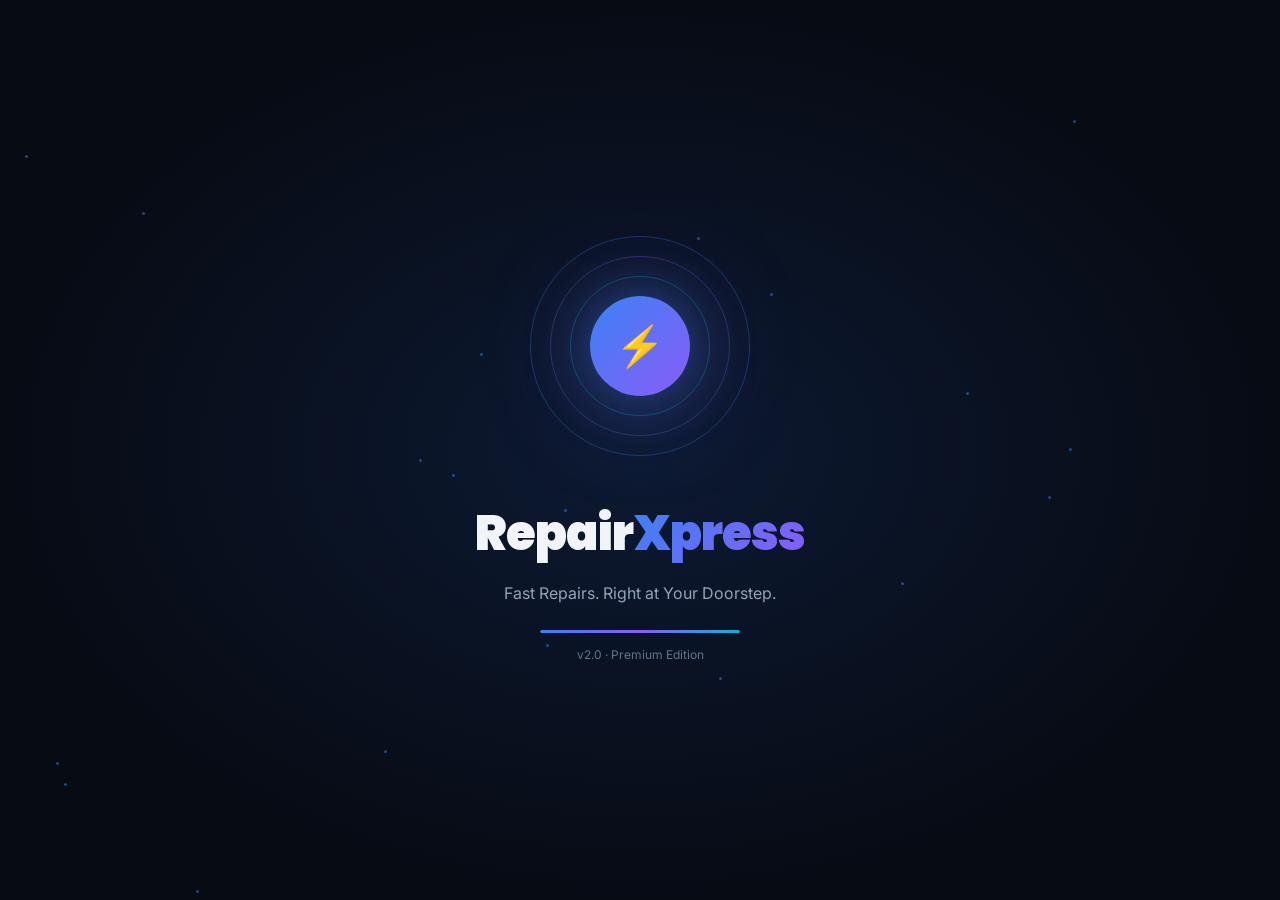
<file: index.html>
<!DOCTYPE html>
<html lang="en" data-theme="dark">
<head>
<meta charset="UTF-8"/>
<meta name="viewport" content="width=device-width, initial-scale=1.0"/>
<title>RepairXpress – Fast Repairs. Right at Your Doorstep.</title>
<meta name="description" content="RepairXpress is your on-demand electronic device repair marketplace connecting you with nearby repair shops for home service."/>
<link rel="stylesheet" href="styles.css"/>
<link rel="stylesheet" href="dashboard.css"/>
</head>
<body>

<!-- BG ORBS -->
<div class="bg-orb bg-orb-1"></div>
<div class="bg-orb bg-orb-2"></div>
<div class="bg-orb bg-orb-3"></div>

<!-- ==================== TOAST ==================== -->
<div class="toast-container" id="toastContainer"></div>

<!-- ==================== SCREEN: SPLASH ==================== -->
<div class="screen active" id="screen-splash">
  <div class="splash-container">
    <div class="splash-orbit">
      <div class="splash-orbit-ring ring-1"></div>
      <div class="splash-orbit-ring ring-2"></div>
      <div class="splash-orbit-ring ring-3"></div>
      <div class="splash-logo">
        <div class="splash-logo-icon">⚡</div>
      </div>
    </div>
    <div class="splash-content">
      <h1 class="splash-title">Repair<span class="gradient-text">Xpress</span></h1>
      <p class="splash-tagline">Fast Repairs. Right at Your Doorstep.</p>
      <div class="splash-loader">
        <div class="splash-loader-bar"></div>
      </div>
      <p class="splash-version">v2.0 · Premium Edition</p>
    </div>
    <div class="splash-particles" id="splashParticles"></div>
  </div>
</div>

<!-- ==================== NAVBAR (SHARED) ==================== -->
<nav class="navbar" id="mainNavbar" style="display:none;">
  <div class="navbar-logo" onclick="navigate('screen-home')">
    <div class="navbar-logo-icon">⚡</div>
    <span class="navbar-logo-text">Repair<span class="gradient-text">Xpress</span></span>
  </div>
  <div class="navbar-links">
    <button class="navbar-link active" onclick="navigate('screen-home')">Home</button>
    <button class="navbar-link" onclick="navigate('screen-shops')">Find Shops</button>
    <button class="navbar-link" onclick="navigate('screen-tracking')">Track Order</button>
    <button class="navbar-link" onclick="navigate('screen-shop-dashboard')">Shop Portal</button>
    <button class="navbar-link" onclick="navigate('screen-admin')">Admin</button>
  </div>
  <div class="navbar-actions">
    <button class="btn btn-ghost btn-icon" id="themeBtn" onclick="toggleTheme()" title="Toggle theme">🌙</button>
    <button class="btn btn-secondary btn-sm" onclick="showToast('🔔 No new notifications','info')">🔔</button>
    <div class="avatar-pill" onclick="navigate('screen-home')">
      <div class="avatar-img">👤</div>
      <span>Ravi Kumar</span>
    </div>
  </div>
</nav>

<!-- ==================== SCREEN: HOME ==================== -->
<div class="screen" id="screen-home">
  <div class="content-inner">
    <!-- Hero Section -->
    <section class="hero-section">
      <div class="hero-content">
        <div class="badge badge-blue" style="margin-bottom:16px;">
          <span class="pulse-dot"></span> Live in 50+ cities
        </div>
        <h1 class="hero-title">Your Device, <br/><span class="gradient-text">Fixed in Hours</span></h1>
        <p class="hero-sub">Expert repair professionals at your doorstep. Trusted by 1M+ customers.</p>
        <div class="search-bar-hero">
          <div class="input-group" style="flex:1;">
            <span class="input-icon">🔍</span>
            <input class="input" id="heroSearch" type="text" placeholder="What needs repair? (e.g. iPhone screen)"/>
          </div>
          <div class="input-group" style="min-width:160px;">
            <span class="input-icon">📍</span>
            <input class="input" type="text" placeholder="Your location" value="Bengaluru, KA"/>
          </div>
          <button class="btn btn-primary" onclick="navigate('screen-shops')">Search Shops →</button>
        </div>
        <div class="hero-stats">
          <div class="hero-stat"><span class="hero-stat-num gradient-text">1M+</span><span>Happy Customers</span></div>
          <div class="hero-stat-divider"></div>
          <div class="hero-stat"><span class="hero-stat-num gradient-text">50K+</span><span>Repairs Done</span></div>
          <div class="hero-stat-divider"></div>
          <div class="hero-stat"><span class="hero-stat-num gradient-text">500+</span><span>Expert Shops</span></div>
          <div class="hero-stat-divider"></div>
          <div class="hero-stat"><span class="hero-stat-num gradient-text">4.9★</span><span>Average Rating</span></div>
        </div>
      </div>
      <div class="hero-visual">
        <div class="hero-phone-mockup">
          <div class="phone-frame">
            <div class="phone-screen">
              <div class="phone-mini-ui">
                <div class="phone-mini-header">
                  <span>🔧 Repair in Progress</span>
                  <span class="badge badge-green" style="font-size:0.6rem;">Live</span>
                </div>
                <div class="phone-mini-progress">
                  <div class="progress-bar"><div class="progress-fill" style="--target-width:65%;"></div></div>
                </div>
                <div class="phone-mini-tech">
                  <div class="tech-avatar">👨‍🔧</div>
                  <div>
                    <div style="font-size:0.7rem;font-weight:600;">Arjun T.</div>
                    <div style="font-size:0.6rem;color:var(--neon-green);">ETA: 12 min</div>
                  </div>
                </div>
                <div style="font-size:0.65rem;color:var(--text-muted);margin-top:8px;">Screen Repair · ₹799</div>
              </div>
            </div>
          </div>
          <div class="phone-float-card card-1">⭐ 4.9 Rated</div>
          <div class="phone-float-card card-2">✅ Verified Shops</div>
          <div class="phone-float-card card-3">🚀 30 min ETA</div>
        </div>
      </div>
    </section>

    <!-- Categories -->
    <section class="home-section">
      <div class="section-header">
        <div><div class="section-title">Device Categories</div><div class="section-sub">Choose your device type</div></div>
      </div>
      <div class="categories-grid">
        <div class="category-card" onclick="selectDevice('Mobile', this)">
          <div class="category-icon cat-blue">📱</div>
          <div class="category-name">Mobile</div>
          <div class="category-count">120+ services</div>
        </div>
        <div class="category-card" onclick="selectDevice('Laptop', this)">
          <div class="category-icon cat-purple">💻</div>
          <div class="category-name">Laptop</div>
          <div class="category-count">80+ services</div>
        </div>
        <div class="category-card" onclick="selectDevice('Tablet', this)">
          <div class="category-icon cat-cyan">🖥️</div>
          <div class="category-name">Tablet</div>
          <div class="category-count">60+ services</div>
        </div>
        <div class="category-card" onclick="selectDevice('TV', this)">
          <div class="category-icon cat-green">📺</div>
          <div class="category-name">Smart TV</div>
          <div class="category-count">45+ services</div>
        </div>
        <div class="category-card" onclick="selectDevice('Speaker', this)">
          <div class="category-icon cat-pink">🔊</div>
          <div class="category-name">Speaker</div>
          <div class="category-count">30+ services</div>
        </div>
        <div class="category-card" onclick="selectDevice('Gaming', this)">
          <div class="category-icon cat-orange">🎮</div>
          <div class="category-name">Gaming</div>
          <div class="category-count">25+ services</div>
        </div>
      </div>
    </section>

    <!-- Offers Banner -->
    <section class="home-section">
      <div class="offers-banner">
        <div class="offer-card gradient-card-blue" onclick="navigate('screen-services')">
          <div class="offer-badge">HOT DEAL</div>
          <h3>📱 Screen Repair</h3>
          <p>Starting at ₹499</p>
          <div class="offer-discount">Save 30%</div>
        </div>
        <div class="offer-card gradient-card-purple" onclick="navigate('screen-services')">
          <div class="offer-badge">NEW</div>
          <h3>💻 Laptop Fix</h3>
          <p>Starting at ₹699</p>
          <div class="offer-discount">Free Pickup</div>
        </div>
        <div class="offer-card gradient-card-cyan" onclick="navigate('screen-services')">
          <div class="offer-badge">POPULAR</div>
          <h3>🔋 Battery Replace</h3>
          <p>Starting at ₹299</p>
          <div class="offer-discount">Same Day</div>
        </div>
      </div>
    </section>

    <!-- Nearby Shops Carousel -->
    <section class="home-section">
      <div class="section-header">
        <div><div class="section-title">Nearby Top Shops</div><div class="section-sub">Based on your location</div></div>
        <button class="btn btn-ghost btn-sm" onclick="navigate('screen-shops')">See All →</button>
      </div>
      <div class="shops-carousel">
        <div class="shop-card" onclick="navigate('screen-shops')">
          <div class="shop-card-header" style="background:linear-gradient(135deg,#1e3a5f,#0d2137);">
            <div class="shop-card-logo">🔧</div>
            <div class="shop-verified">✓ Verified</div>
          </div>
          <div class="shop-card-body">
            <div class="shop-name">TechFix Pro</div>
            <div class="shop-meta-row">
              <span class="shop-rating">⭐ 4.9 <span style="color:var(--text-muted)">(312)</span></span>
              <span class="shop-dist">📍 0.8 km</span>
            </div>
            <div class="shop-tags"><span class="chip" style="font-size:0.7rem;padding:3px 8px;">📱 Mobile</span><span class="chip" style="font-size:0.7rem;padding:3px 8px;">💻 Laptop</span></div>
            <div class="shop-price-row">
              <span class="shop-price">From ₹299</span>
              <button class="btn btn-primary btn-sm" onclick="event.stopPropagation();navigate('screen-booking')">Quick Book</button>
            </div>
          </div>
        </div>
        <div class="shop-card" onclick="navigate('screen-shops')">
          <div class="shop-card-header" style="background:linear-gradient(135deg,#2d1b69,#1a0d40);">
            <div class="shop-card-logo">⚡</div>
            <div class="shop-verified">✓ Verified</div>
          </div>
          <div class="shop-card-body">
            <div class="shop-name">Spark Repairs</div>
            <div class="shop-meta-row">
              <span class="shop-rating">⭐ 4.8 <span style="color:var(--text-muted)">(208)</span></span>
              <span class="shop-dist">📍 1.2 km</span>
            </div>
            <div class="shop-tags"><span class="chip" style="font-size:0.7rem;padding:3px 8px;">📱 Mobile</span><span class="chip" style="font-size:0.7rem;padding:3px 8px;">🔊 Audio</span></div>
            <div class="shop-price-row">
              <span class="shop-price">From ₹249</span>
              <button class="btn btn-primary btn-sm" onclick="event.stopPropagation();navigate('screen-booking')">Quick Book</button>
            </div>
          </div>
        </div>
        <div class="shop-card" onclick="navigate('screen-shops')">
          <div class="shop-card-header" style="background:linear-gradient(135deg,#0d3b2e,#062218);">
            <div class="shop-card-logo">🛠️</div>
            <div class="shop-verified">✓ Verified</div>
          </div>
          <div class="shop-card-body">
            <div class="shop-name">Gadget Guru</div>
            <div class="shop-meta-row">
              <span class="shop-rating">⭐ 4.7 <span style="color:var(--text-muted)">(156)</span></span>
              <span class="shop-dist">📍 2.1 km</span>
            </div>
            <div class="shop-tags"><span class="chip" style="font-size:0.7rem;padding:3px 8px;">💻 Laptop</span><span class="chip" style="font-size:0.7rem;padding:3px 8px;">🖥️ Tablet</span></div>
            <div class="shop-price-row">
              <span class="shop-price">From ₹399</span>
              <button class="btn btn-primary btn-sm" onclick="event.stopPropagation();navigate('screen-booking')">Quick Book</button>
            </div>
          </div>
        </div>
        <div class="shop-card" onclick="navigate('screen-shops')">
          <div class="shop-card-header" style="background:linear-gradient(135deg,#3b1f0d,#210d00);">
            <div class="shop-card-logo">💡</div>
            <div class="shop-verified">✓ Verified</div>
          </div>
          <div class="shop-card-body">
            <div class="shop-name">iRepair Zone</div>
            <div class="shop-meta-row">
              <span class="shop-rating">⭐ 4.6 <span style="color:var(--text-muted)">(89)</span></span>
              <span class="shop-dist">📍 3.5 km</span>
            </div>
            <div class="shop-tags"><span class="chip" style="font-size:0.7rem;padding:3px 8px;">📱 Apple</span><span class="chip" style="font-size:0.7rem;padding:3px 8px;">💻 MacBook</span></div>
            <div class="shop-price-row">
              <span class="shop-price">From ₹599</span>
              <button class="btn btn-primary btn-sm" onclick="event.stopPropagation();navigate('screen-booking')">Quick Book</button>
            </div>
          </div>
        </div>
      </div>
    </section>

    <!-- Quick Book CTA -->
    <section class="home-section">
      <div class="cta-banner">
        <div class="cta-text">
          <h2>Need an urgent fix? 🚨</h2>
          <p>Book a technician now and get your device repaired today</p>
        </div>
        <button class="btn btn-primary btn-lg" onclick="navigate('screen-services')">Book Now →</button>
      </div>
    </section>
  </div>
</div>

<!-- ==================== SCREEN: SERVICE SELECTION ==================== -->
<div class="screen" id="screen-services">
  <div class="content-inner" style="max-width:900px;margin:0 auto;padding:24px;">
    <div class="page-header">
      <button class="btn btn-ghost btn-icon" onclick="navigate('screen-home')">←</button>
      <div>
        <h2 class="text-2xl font-bold">Select Service</h2>
        <p class="text-secondary text-sm">What issue are you facing?</p>
      </div>
    </div>

    <!-- Device Type Chips -->
    <div style="display:flex;gap:8px;flex-wrap:wrap;margin:16px 0;">
      <button class="chip active" onclick="selectChip(this,'Mobile')">📱 Mobile</button>
      <button class="chip" onclick="selectChip(this,'Laptop')">💻 Laptop</button>
      <button class="chip" onclick="selectChip(this,'Tablet')">🖥️ Tablet</button>
      <button class="chip" onclick="selectChip(this,'TV')">📺 Smart TV</button>
    </div>

    <!-- Issues Grid -->
    <div class="grid grid-3 gap-16" id="servicesGrid">
      <div class="service-issue-card" onclick="selectIssue('Screen Repair',799,this)">
        <div class="issue-icon">📱</div>
        <div class="issue-name">Screen Repair</div>
        <div class="issue-desc">Cracked or broken display replacement with genuine parts</div>
        <div class="issue-price-row">
          <span class="issue-price">₹799</span>
          <span class="issue-time">⏱ 2 hrs</span>
        </div>
        <div class="issue-tags"><span class="badge badge-green">Most Popular</span></div>
      </div>
      <div class="service-issue-card" onclick="selectIssue('Battery Replacement',399,this)">
        <div class="issue-icon">🔋</div>
        <div class="issue-name">Battery Replacement</div>
        <div class="issue-desc">Original battery for extended life and performance</div>
        <div class="issue-price-row">
          <span class="issue-price">₹399</span>
          <span class="issue-time">⏱ 1 hr</span>
        </div>
        <div class="issue-tags"><span class="badge badge-blue">Quick Fix</span></div>
      </div>
      <div class="service-issue-card" onclick="selectIssue('Charging Port Fix',299,this)">
        <div class="issue-icon">🔌</div>
        <div class="issue-name">Charging Port Fix</div>
        <div class="issue-desc">Charging port repair or replacement for all models</div>
        <div class="issue-price-row">
          <span class="issue-price">₹299</span>
          <span class="issue-time">⏱ 1 hr</span>
        </div>
        <div class="issue-tags"><span class="badge badge-purple">Budget</span></div>
      </div>
      <div class="service-issue-card" onclick="selectIssue('Speaker / Mic Fix',349,this)">
        <div class="issue-icon">🔊</div>
        <div class="issue-name">Speaker / Mic Fix</div>
        <div class="issue-desc">Fix no sound or distorted audio issues</div>
        <div class="issue-price-row">
          <span class="issue-price">₹349</span>
          <span class="issue-time">⏱ 1.5 hrs</span>
        </div>
        <div class="issue-tags"></div>
      </div>
      <div class="service-issue-card" onclick="selectIssue('Camera Repair',549,this)">
        <div class="issue-icon">📷</div>
        <div class="issue-name">Camera Repair</div>
        <div class="issue-desc">Front/rear camera module replacement</div>
        <div class="issue-price-row">
          <span class="issue-price">₹549</span>
          <span class="issue-time">⏱ 2 hrs</span>
        </div>
        <div class="issue-tags"></div>
      </div>
      <div class="service-issue-card" onclick="selectIssue('Water Damage Fix',699,this)">
        <div class="issue-icon">💧</div>
        <div class="issue-name">Water Damage Fix</div>
        <div class="issue-desc">Deep clean + component drying + repair</div>
        <div class="issue-price-row">
          <span class="issue-price">₹699</span>
          <span class="issue-time">⏱ 3 hrs</span>
        </div>
        <div class="issue-tags"><span class="badge badge-orange">Premium</span></div>
      </div>
    </div>

    <!-- Price Summary Floating Card -->
    <div class="price-summary-card" id="priceSummary" style="display:none;">
      <div>
        <div class="text-sm text-muted">Selected Service</div>
        <div class="font-bold" id="selectedServiceName">–</div>
      </div>
      <div>
        <div class="text-sm text-muted">Estimated Price</div>
        <div class="font-bold gradient-text text-xl" id="selectedServicePrice">₹0</div>
      </div>
      <button class="btn btn-primary" onclick="navigate('screen-shops')">Find Shops →</button>
    </div>
  </div>
</div>

<!-- ==================== SCREEN: SHOP LISTING ==================== -->
<div class="screen" id="screen-shops">
  <div class="content-inner" style="max-width:1100px;margin:0 auto;padding:24px;">
    <div class="page-header">
      <button class="btn btn-ghost btn-icon" onclick="navigate('screen-home')">←</button>
      <div>
        <h2 class="text-2xl font-bold">Nearby Repair Shops</h2>
        <p class="text-secondary text-sm">12 shops found near Bengaluru</p>
      </div>
      <div class="input-group" style="width:260px;">
        <span class="input-icon">🔍</span>
        <input class="input" type="text" placeholder="Search shops..."/>
      </div>
    </div>

    <!-- Filters -->
    <div class="filters-bar">
      <div style="display:flex;gap:8px;flex-wrap:wrap;align-items:center;">
        <span class="text-sm text-muted">Filters:</span>
        <button class="chip active" onclick="toggleFilter(this)">All</button>
        <button class="chip" onclick="toggleFilter(this)">⭐ 4.5+</button>
        <button class="chip" onclick="toggleFilter(this)">📍 &lt; 2km</button>
        <button class="chip" onclick="toggleFilter(this)">💰 &lt; ₹500</button>
        <button class="chip" onclick="toggleFilter(this)">✅ Verified</button>
        <button class="chip" onclick="toggleFilter(this)">🚀 Express</button>
      </div>
      <div style="display:flex;gap:8px;align-items:center;">
        <span class="text-sm text-muted">Sort:</span>
        <select class="input" style="width:auto;padding:8px 12px;font-size:0.85rem;">
          <option>Relevance</option><option>Rating</option><option>Distance</option><option>Price: Low</option>
        </select>
      </div>
    </div>

    <!-- Shop List -->
    <div class="shops-list-grid">
      <div class="shop-list-card" onclick="navigate('screen-booking')">
        <div class="slc-banner" style="background:linear-gradient(135deg,#1e3a5f,#0d2137);"></div>
        <div class="slc-logo">🔧</div>
        <div class="slc-body">
          <div style="display:flex;justify-content:space-between;align-items:start;gap:8px;">
            <div>
              <div class="slc-name">TechFix Pro</div>
              <div class="slc-address">📍 MG Road, Bengaluru · 0.8 km away</div>
            </div>
            <div class="slc-rating">⭐ 4.9</div>
          </div>
          <div class="slc-tags">
            <span class="badge badge-green">✓ Verified</span>
            <span class="badge badge-blue">🚀 Express</span>
            <span class="badge badge-purple">📱 Mobile</span>
            <span class="badge badge-purple">💻 Laptop</span>
          </div>
          <div class="slc-footer">
            <div>
              <div class="slc-price">From ₹299</div>
              <div class="text-sm text-muted">312 reviews · Opens 9AM–9PM</div>
            </div>
            <button class="btn btn-primary btn-sm" onclick="event.stopPropagation();navigate('screen-booking')">Book Now</button>
          </div>
        </div>
      </div>

      <div class="shop-list-card" onclick="navigate('screen-booking')">
        <div class="slc-banner" style="background:linear-gradient(135deg,#2d1b69,#1a0d40);"></div>
        <div class="slc-logo">⚡</div>
        <div class="slc-body">
          <div style="display:flex;justify-content:space-between;align-items:start;gap:8px;">
            <div>
              <div class="slc-name">Spark Repairs</div>
              <div class="slc-address">📍 Koramangala, Bengaluru · 1.2 km away</div>
            </div>
            <div class="slc-rating">⭐ 4.8</div>
          </div>
          <div class="slc-tags">
            <span class="badge badge-green">✓ Verified</span>
            <span class="badge badge-purple">📱 Mobile</span>
            <span class="badge badge-purple">🔊 Audio</span>
          </div>
          <div class="slc-footer">
            <div>
              <div class="slc-price">From ₹249</div>
              <div class="text-sm text-muted">208 reviews · Opens 10AM–8PM</div>
            </div>
            <button class="btn btn-primary btn-sm" onclick="event.stopPropagation();navigate('screen-booking')">Book Now</button>
          </div>
        </div>
      </div>

      <div class="shop-list-card" onclick="navigate('screen-booking')">
        <div class="slc-banner" style="background:linear-gradient(135deg,#0d3b2e,#062218);"></div>
        <div class="slc-logo">🛠️</div>
        <div class="slc-body">
          <div style="display:flex;justify-content:space-between;align-items:start;gap:8px;">
            <div>
              <div class="slc-name">Gadget Guru</div>
              <div class="slc-address">📍 HSR Layout, Bengaluru · 2.1 km away</div>
            </div>
            <div class="slc-rating">⭐ 4.7</div>
          </div>
          <div class="slc-tags">
            <span class="badge badge-green">✓ Verified</span>
            <span class="badge badge-blue">🖥️ Tablet</span>
            <span class="badge badge-purple">💻 Laptop</span>
          </div>
          <div class="slc-footer">
            <div>
              <div class="slc-price">From ₹399</div>
              <div class="text-sm text-muted">156 reviews · Opens 9AM–10PM</div>
            </div>
            <button class="btn btn-primary btn-sm" onclick="event.stopPropagation();navigate('screen-booking')">Book Now</button>
          </div>
        </div>
      </div>

      <div class="shop-list-card" onclick="navigate('screen-booking')">
        <div class="slc-banner" style="background:linear-gradient(135deg,#3b1f0d,#210d00);"></div>
        <div class="slc-logo">💡</div>
        <div class="slc-body">
          <div style="display:flex;justify-content:space-between;align-items:start;gap:8px;">
            <div>
              <div class="slc-name">iRepair Zone</div>
              <div class="slc-address">📍 Indiranagar, Bengaluru · 3.5 km away</div>
            </div>
            <div class="slc-rating">⭐ 4.6</div>
          </div>
          <div class="slc-tags">
            <span class="badge badge-green">✓ Verified</span>
            <span class="badge badge-orange">📱 Apple Specialist</span>
            <span class="badge badge-purple">💻 MacBook</span>
          </div>
          <div class="slc-footer">
            <div>
              <div class="slc-price">From ₹599</div>
              <div class="text-sm text-muted">89 reviews · Opens 10AM–7PM</div>
            </div>
            <button class="btn btn-primary btn-sm" onclick="event.stopPropagation();navigate('screen-booking')">Book Now</button>
          </div>
        </div>
      </div>
    </div>
  </div>
</div>

<!-- ==================== SCREEN: BOOKING ==================== -->
<div class="screen" id="screen-booking">
  <div class="content-inner" style="max-width:800px;margin:0 auto;padding:24px;">
    <div class="page-header">
      <button class="btn btn-ghost btn-icon" onclick="navigate('screen-shops')">←</button>
      <div><h2 class="text-2xl font-bold">Confirm Booking</h2><p class="text-secondary text-sm">Review your order details</p></div>
    </div>
    <div class="booking-layout">
      <div class="booking-form">
        <!-- Service Summary -->
        <div class="glass-card p-20 mb-16">
          <div class="section-title mb-12">📋 Service Summary</div>
          <div class="booking-summary-row"><span>Device</span><span class="font-semibold">📱 Samsung Galaxy S21</span></div>
          <div class="booking-summary-row"><span>Issue</span><span class="font-semibold">Screen Repair</span></div>
          <div class="booking-summary-row"><span>Shop</span><span class="font-semibold">TechFix Pro ⭐4.9</span></div>
          <div class="booking-summary-row"><span>Est. Duration</span><span class="font-semibold">~2 hours</span></div>
        </div>

        <!-- Address -->
        <div class="glass-card p-20 mb-16">
          <div class="section-title mb-12">📍 Service Address</div>
          <div class="input-group mb-12">
            <span class="input-icon">🏠</span>
            <input class="input" type="text" placeholder="Flat / House No." value="42B, 3rd Floor"/>
          </div>
          <div class="input-group mb-12">
            <span class="input-icon">📍</span>
            <input class="input" type="text" placeholder="Street / Area" value="12th Cross, Koramangala"/>
          </div>
          <div style="display:grid;grid-template-columns:1fr 1fr;gap:12px;margin-bottom:12px;">
            <input class="input" type="text" placeholder="City" value="Bengaluru"/>
            <input class="input" type="text" placeholder="Pincode" value="560034"/>
          </div>
          <button class="btn btn-secondary btn-sm">📡 Auto-detect Location</button>
        </div>

        <!-- Date Time -->
        <div class="glass-card p-20 mb-16">
          <div class="section-title mb-12">📅 Schedule</div>
          <div class="date-picker-row">
            <div class="date-chip active">Today<br/><span>Mar 24</span></div>
            <div class="date-chip">Tomorrow<br/><span>Mar 25</span></div>
            <div class="date-chip">Wed<br/><span>Mar 26</span></div>
            <div class="date-chip">Thu<br/><span>Mar 27</span></div>
          </div>
          <div class="time-picker-row">
            <div class="time-slot active">9 AM</div>
            <div class="time-slot">10 AM</div>
            <div class="time-slot">11 AM</div>
            <div class="time-slot">12 PM</div>
            <div class="time-slot">2 PM</div>
            <div class="time-slot">4 PM</div>
            <div class="time-slot">6 PM</div>
          </div>
        </div>

        <!-- Notes -->
        <div class="glass-card p-20">
          <div class="section-title mb-12">📝 Additional Notes</div>
          <textarea class="input" rows="3" placeholder="Describe the issue in detail (optional)..."></textarea>
        </div>
      </div>

      <!-- Price Card Sidebar -->
      <div>
        <div class="glass-card p-20 booking-price-card">
          <div class="section-title mb-16">💰 Price Estimate</div>
          <div class="price-row"><span>Screen Repair</span><span>₹799</span></div>
          <div class="price-row"><span>Platform fee</span><span>₹29</span></div>
          <div class="price-row"><span>Technician visit</span><span style="color:var(--neon-green)">FREE</span></div>
          <div class="price-divider"></div>
          <div class="price-row total"><span>Total</span><span class="gradient-text">₹828</span></div>
          <div class="promo-input">
            <input class="input" type="text" placeholder="🎟️ Promo code"/>
            <button class="btn btn-secondary btn-sm">Apply</button>
          </div>
          <button class="btn btn-primary btn-full btn-lg" onclick="confirmBooking()" style="margin-top:16px;">⚡ Confirm Booking</button>
          <p style="font-size:0.75rem;color:var(--text-muted);text-align:center;margin-top:10px;">Pay after service completion</p>
        </div>
      </div>
    </div>
  </div>
</div>

<!-- ==================== SCREEN: TRACKING ==================== -->
<div class="screen" id="screen-tracking">
  <div class="content-inner" style="max-width:800px;margin:0 auto;padding:24px;">
    <div class="page-header">
      <button class="btn btn-ghost btn-icon" onclick="navigate('screen-home')">←</button>
      <div><h2 class="text-2xl font-bold">Track Order</h2><p class="text-secondary text-sm">Order #RX2024031401</p></div>
      <span class="badge badge-blue"><span class="pulse-dot"></span> Live</span>
    </div>

    <!-- Map UI -->
    <div class="map-container mb-16">
      <div class="map-grid"></div>
      <div class="map-dot" style="left:20%;top:60%;"></div>
      <div class="map-dot" style="left:70%;top:35%;background:var(--neon-green);box-shadow:0 0 12px var(--neon-green);"></div>
      <div class="map-route"></div>
      <div style="position:absolute;bottom:12px;left:12px;background:var(--glass);backdrop-filter:blur(10px);border:1px solid var(--glass-border);border-radius:var(--radius-lg);padding:8px 12px;font-size:0.78rem;">
        <span style="color:var(--neon-blue);">📍 Your Location</span> → <span style="color:var(--neon-green);">🔧 Technician</span>
      </div>
      <div style="position:absolute;top:12px;right:12px;background:var(--glass);backdrop-filter:blur(10px);border:1px solid var(--glass-border);border-radius:var(--radius-lg);padding:6px 12px;font-size:0.78rem;font-weight:600;color:var(--neon-cyan);">ETA: 12 min</div>
    </div>

    <!-- Technician Card -->
    <div class="glass-card p-20 mb-16">
      <div style="display:flex;gap:16px;align-items:center;">
        <div class="tech-card-avatar">👨‍🔧</div>
        <div style="flex:1;">
          <div class="font-bold text-lg">Arjun Tiwari</div>
          <div style="display:flex;gap:8px;align-items:center;margin-top:4px;">
            <span class="badge badge-green">✅ Verified Tech</span>
            <span class="text-sm text-muted">⭐ 4.9 · 580 repairs</span>
          </div>
        </div>
        <div style="display:flex;gap:8px;">
          <button class="btn btn-secondary btn-icon" title="Call" onclick="showToast('📞 Calling Arjun...','info')">📞</button>
          <button class="btn btn-secondary btn-icon" title="Chat" onclick="showToast('💬 Opening chat...','info')">💬</button>
        </div>
      </div>
    </div>

    <!-- Timeline -->
    <div class="glass-card p-20">
      <div class="section-title mb-16">Order Status</div>
      <div class="timeline">
        <div class="timeline-item">
          <div class="timeline-line"></div>
          <div class="timeline-dot done">✓</div>
          <div class="timeline-content">
            <div class="timeline-title">Order Requested</div>
            <div class="timeline-sub">Mar 24 · 10:30 AM</div>
          </div>
        </div>
        <div class="timeline-item">
          <div class="timeline-line"></div>
          <div class="timeline-dot done">✓</div>
          <div class="timeline-content">
            <div class="timeline-title">Accepted by TechFix Pro</div>
            <div class="timeline-sub">Mar 24 · 10:35 AM</div>
          </div>
        </div>
        <div class="timeline-item">
          <div class="timeline-line"></div>
          <div class="timeline-dot done">✓</div>
          <div class="timeline-content">
            <div class="timeline-title">Technician Assigned</div>
            <div class="timeline-sub">Arjun Tiwari · 10:40 AM</div>
          </div>
        </div>
        <div class="timeline-item">
          <div class="timeline-line"></div>
          <div class="timeline-dot active">🔧</div>
          <div class="timeline-content">
            <div class="timeline-title" style="color:var(--neon-blue);">In Progress – On the way</div>
            <div class="timeline-sub">ETA: 12 minutes</div>
            <div class="progress-bar" style="margin-top:8px;"><div class="progress-fill" style="--target-width:65%;"></div></div>
          </div>
        </div>
        <div class="timeline-item">
          <div class="timeline-dot" style="opacity:0.4;">⭐</div>
          <div class="timeline-content" style="opacity:0.4;">
            <div class="timeline-title">Completed</div>
            <div class="timeline-sub">Pending</div>
          </div>
        </div>
      </div>
    </div>
  </div>
</div>

<!-- ==================== SCREEN: PAYMENT ==================== -->
<div class="screen" id="screen-payment">
  <div class="content-inner" style="max-width:600px;margin:0 auto;padding:24px;">
    <div class="page-header">
      <button class="btn btn-ghost btn-icon" onclick="navigate('screen-booking')">←</button>
      <div><h2 class="text-2xl font-bold">Checkout</h2><p class="text-secondary text-sm">Secure payment</p></div>
    </div>

    <!-- Order Summary -->
    <div class="glass-card p-20 mb-16">
      <div class="section-title mb-12">🧾 Order Summary</div>
      <div class="price-row"><span>Screen Repair – Samsung S21</span><span>₹799</span></div>
      <div class="price-row"><span>Platform fee</span><span>₹29</span></div>
      <div class="price-row"><span>Promo (FIRST30)</span><span style="color:var(--neon-green);">-₹240</span></div>
      <div class="price-divider"></div>
      <div class="price-row total"><span>Total Payable</span><span class="gradient-text text-xl">₹588</span></div>
    </div>

    <!-- Payment Methods -->
    <div class="glass-card p-20 mb-16">
      <div class="section-title mb-12">💳 Payment Method</div>
      <div class="payment-methods">
        <div class="payment-option active" onclick="selectPayment(this)">
          <div class="payment-icon">📱</div>
          <div><div class="font-semibold">UPI</div><div class="text-sm text-muted">GPay, PhonePe, Paytm</div></div>
          <div class="payment-check">✓</div>
        </div>
        <div class="payment-option" onclick="selectPayment(this)">
          <div class="payment-icon">💳</div>
          <div><div class="font-semibold">Credit / Debit Card</div><div class="text-sm text-muted">Visa, Mastercard, RuPay</div></div>
          <div class="payment-check" style="display:none;">✓</div>
        </div>
        <div class="payment-option" onclick="selectPayment(this)">
          <div class="payment-icon">🏦</div>
          <div><div class="font-semibold">Net Banking</div><div class="text-sm text-muted">All major banks</div></div>
          <div class="payment-check" style="display:none;">✓</div>
        </div>
        <div class="payment-option" onclick="selectPayment(this)">
          <div class="payment-icon">💵</div>
          <div><div class="font-semibold">Cash on Service</div><div class="text-sm text-muted">Pay after completion</div></div>
          <div class="payment-check" style="display:none;">✓</div>
        </div>
      </div>
      <div class="upi-input-row">
        <input class="input" type="text" placeholder="Enter UPI ID (e.g. name@upi)" value="ravi@gpay"/>
        <button class="btn btn-secondary btn-sm">Verify</button>
      </div>
    </div>

    <button class="btn btn-primary btn-full btn-lg" onclick="processPayment()">
      🔒 Pay ₹588 Securely
    </button>
    <div style="display:flex;align-items:center;gap:8px;justify-content:center;margin-top:12px;">
      <span style="font-size:0.75rem;color:var(--text-muted);">🔐 256-bit SSL · Powered by Razorpay</span>
    </div>
  </div>
</div>

<!-- ==================== SCREEN: REVIEW ==================== -->
<div class="screen" id="screen-review">
  <div class="content-inner" style="max-width:550px;margin:0 auto;padding:24px;text-align:center;">
    <!-- Success State -->
    <div id="review-form-section">
      <div class="review-success-anim">
        <svg width="80" height="80" viewBox="0 0 80 80">
          <circle cx="40" cy="40" r="36" fill="none" stroke="rgba(16,185,129,0.2)" stroke-width="4"/>
          <circle cx="40" cy="40" r="36" fill="none" stroke="#10b981" stroke-width="4" stroke-dasharray="226" stroke-dashoffset="226" class="success-ring"/>
          <polyline points="24,40 36,52 56,28" fill="none" stroke="#10b981" stroke-width="4" stroke-linecap="round" stroke-linejoin="round" class="success-check"/>
        </svg>
      </div>
      <h2 class="text-2xl font-bold" style="margin:16px 0 8px;">Repair Completed! 🎉</h2>
      <p class="text-secondary" style="margin-bottom:24px;">Your device has been fixed successfully. How was your experience?</p>

      <div class="glass-card p-20" style="margin-bottom:16px;text-align:left;">
        <div style="text-align:center;margin-bottom:16px;">
          <div class="text-lg font-semibold mb-8">Rate Arjun Tiwari</div>
          <div class="stars" style="justify-content:center;font-size:2rem;" id="ratingStars">
            <span class="star filled" onclick="setRating(1)">★</span>
            <span class="star filled" onclick="setRating(2)">★</span>
            <span class="star filled" onclick="setRating(3)">★</span>
            <span class="star filled" onclick="setRating(4)">★</span>
            <span class="star empty" onclick="setRating(5)">☆</span>
          </div>
          <div class="text-sm text-muted" style="margin-top:8px;" id="ratingText">4 stars – Great!</div>
        </div>
        <div class="section-title mb-8">Your Feedback</div>
        <textarea class="input" rows="3" style="resize:none;" placeholder="Tell us about your experience..."></textarea>
        <div style="display:flex;flex-wrap:wrap;gap:8px;margin-top:12px;">
          <button class="chip" onclick="toggleChip(this)">👍 Professional</button>
          <button class="chip" onclick="toggleChip(this)">⚡ Fast Service</button>
          <button class="chip" onclick="toggleChip(this)">💰 Good Value</button>
          <button class="chip" onclick="toggleChip(this)">🔧 Skilled Tech</button>
          <button class="chip" onclick="toggleChip(this)">📦 Original Parts</button>
        </div>
      </div>
      <button class="btn btn-primary btn-full btn-lg" onclick="submitReview()">Submit Review →</button>
    </div>

    <!-- Thank You State -->
    <div id="review-thanks-section" style="display:none;">
      <div style="font-size:5rem;margin-bottom:16px;animation:float 2s ease infinite;">🙏</div>
      <h2 class="gradient-text text-3xl font-bold" style="margin-bottom:12px;">Thank You!</h2>
      <p class="text-secondary" style="margin-bottom:24px;">Your feedback helps us improve and reward top technicians.</p>
      <div class="glass-card p-20" style="margin-bottom:20px;">
        <div style="font-size:1.5rem;margin-bottom:8px;">🎁 You earned 50 XP!</div>
        <div class="text-sm text-muted">RepairXpress Rewards points added to your account</div>
      </div>
      <button class="btn btn-primary btn-full" onclick="navigate('screen-home')">Back to Home →</button>
    </div>
  </div>
</div>

<!-- INCLUDE shared scripts + other screens -->
<script src="app.js"></script>
</body>
</html>
</file>
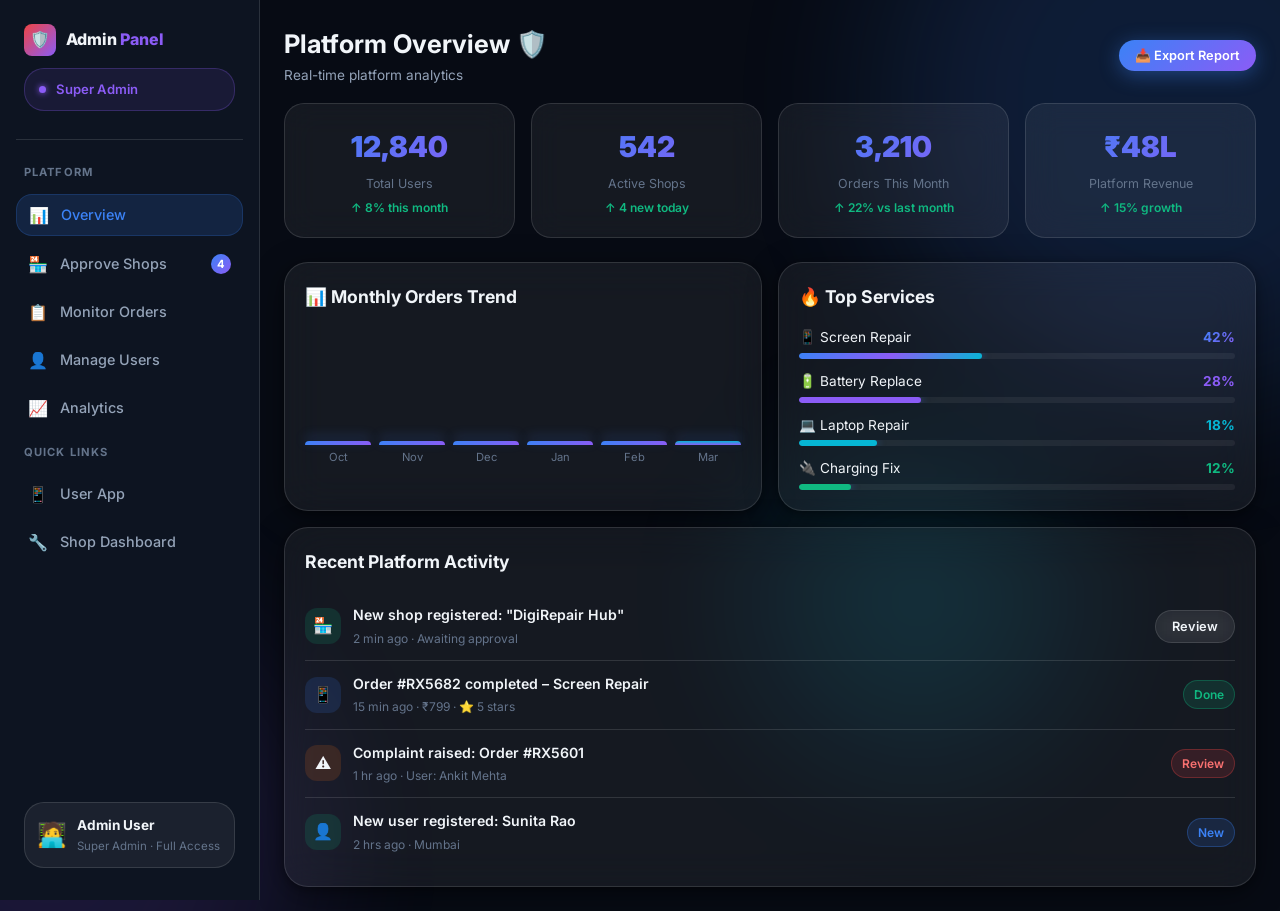
<file: admin.html>
<!DOCTYPE html>
<html lang="en" data-theme="dark">
<head>
<meta charset="UTF-8"/>
<meta name="viewport" content="width=device-width, initial-scale=1.0"/>
<title>RepairXpress – Admin Panel</title>
<link rel="stylesheet" href="styles.css"/>
<link rel="stylesheet" href="dashboard.css"/>
</head>
<body>
<div class="bg-orb bg-orb-1"></div>
<div class="bg-orb bg-orb-2"></div>
<div class="bg-orb bg-orb-3"></div>

<div class="dashboard-page active" id="admin-page">

  <!-- SIDEBAR -->
  <aside class="sidebar">
    <div class="sidebar-header">
      <div class="sidebar-logo">
        <div class="sidebar-logo-icon" style="background:linear-gradient(135deg,#ef4444,#8b5cf6);">🛡️</div>
        <span class="sidebar-logo-text">Admin <span style="color:var(--neon-purple);">Panel</span></span>
      </div>
      <div class="shop-status-card" style="background:rgba(139,92,246,0.1);border-color:rgba(139,92,246,0.25);">
        <span class="pulse-dot" style="background:var(--neon-purple);box-shadow:0 0 6px var(--neon-purple);"></span>
        <span style="font-size:0.82rem;font-weight:600;color:var(--neon-purple);">Super Admin</span>
      </div>
    </div>

    <div class="sidebar-section">Platform</div>
    <button class="sidebar-item active" id="asb-overview" onclick="adminTab('overview',this)">
      <span class="sidebar-item-icon">📊</span><span>Overview</span>
    </button>
    <button class="sidebar-item" id="asb-shops" onclick="adminTab('shops',this)">
      <span class="sidebar-item-icon">🏪</span><span>Approve Shops</span>
      <span class="sidebar-badge">4</span>
    </button>
    <button class="sidebar-item" id="asb-orders" onclick="adminTab('orders',this)">
      <span class="sidebar-item-icon">📋</span><span>Monitor Orders</span>
    </button>
    <button class="sidebar-item" id="asb-users" onclick="adminTab('users',this)">
      <span class="sidebar-item-icon">👤</span><span>Manage Users</span>
    </button>
    <button class="sidebar-item" id="asb-analytics" onclick="adminTab('analytics',this)">
      <span class="sidebar-item-icon">📈</span><span>Analytics</span>
    </button>

    <div class="sidebar-section">Quick Links</div>
    <button class="sidebar-item" onclick="window.location.href='index.html'">
      <span class="sidebar-item-icon">📱</span><span>User App</span>
    </button>
    <button class="sidebar-item" onclick="window.location.href='shop.html'">
      <span class="sidebar-item-icon">🔧</span><span>Shop Dashboard</span>
    </button>

    <div style="margin-top:auto;padding:8px;">
      <div style="display:flex;align-items:center;gap:10px;padding:12px;border-radius:var(--radius-xl);background:var(--glass);border:1px solid var(--glass-border);">
        <div style="font-size:1.5rem;">🧑‍💻</div>
        <div>
          <div style="font-size:0.85rem;font-weight:700;">Admin User</div>
          <div style="font-size:0.72rem;color:var(--text-muted);">Super Admin · Full Access</div>
        </div>
      </div>
    </div>
  </aside>

  <main class="dashboard-content">

    <!-- TAB: OVERVIEW -->
    <div id="adminTab-overview">
      <div class="section-header mb-24">
        <div><h1 class="text-2xl font-bold">Platform Overview 🛡️</h1><p class="text-secondary text-sm">Real-time platform analytics</p></div>
        <button class="btn btn-primary btn-sm" onclick="showToast('📊 Report exported!','success')">📥 Export Report</button>
      </div>

      <div class="analytics-grid mb-24">
        <div class="analytics-card">
          <div class="analytics-value gradient-text">12,840</div>
          <div class="analytics-label">Total Users</div>
          <div class="analytics-delta" style="color:var(--neon-green);">↑ 8% this month</div>
        </div>
        <div class="analytics-card">
          <div class="analytics-value gradient-text">542</div>
          <div class="analytics-label">Active Shops</div>
          <div class="analytics-delta" style="color:var(--neon-green);">↑ 4 new today</div>
        </div>
        <div class="analytics-card">
          <div class="analytics-value gradient-text">3,210</div>
          <div class="analytics-label">Orders This Month</div>
          <div class="analytics-delta" style="color:var(--neon-green);">↑ 22% vs last month</div>
        </div>
        <div class="analytics-card">
          <div class="analytics-value gradient-text">₹48L</div>
          <div class="analytics-label">Platform Revenue</div>
          <div class="analytics-delta" style="color:var(--neon-green);">↑ 15% growth</div>
        </div>
      </div>

      <div class="grid grid-2 gap-16 mb-16">
        <div class="glass-card p-20">
          <div class="section-title mb-16">📊 Monthly Orders Trend</div>
          <div class="chart-bar" style="height:140px;">
            <div class="chart-bar-item"><div class="chart-bar-fill" style="height:40%;"></div><div class="chart-bar-label">Oct</div></div>
            <div class="chart-bar-item"><div class="chart-bar-fill" style="height:55%;"></div><div class="chart-bar-label">Nov</div></div>
            <div class="chart-bar-item"><div class="chart-bar-fill" style="height:45%;"></div><div class="chart-bar-label">Dec</div></div>
            <div class="chart-bar-item"><div class="chart-bar-fill" style="height:70%;"></div><div class="chart-bar-label">Jan</div></div>
            <div class="chart-bar-item"><div class="chart-bar-fill" style="height:60%;"></div><div class="chart-bar-label">Feb</div></div>
            <div class="chart-bar-item"><div class="chart-bar-fill" style="height:95%;background:linear-gradient(to top,#8b5cf6,#06b6d4);"></div><div class="chart-bar-label">Mar</div></div>
          </div>
        </div>
        <div class="glass-card p-20">
          <div class="section-title mb-16">🔥 Top Services</div>
          <div style="display:flex;flex-direction:column;gap:12px;">
            <div><div style="display:flex;justify-content:space-between;margin-bottom:4px;font-size:0.85rem;"><span>📱 Screen Repair</span><span class="gradient-text font-bold">42%</span></div><div class="progress-bar"><div class="progress-fill" style="--target-width:42%;"></div></div></div>
            <div><div style="display:flex;justify-content:space-between;margin-bottom:4px;font-size:0.85rem;"><span>🔋 Battery Replace</span><span style="color:var(--neon-purple);font-weight:700;">28%</span></div><div class="progress-bar"><div class="progress-fill" style="--target-width:28%;background:var(--neon-purple);"></div></div></div>
            <div><div style="display:flex;justify-content:space-between;margin-bottom:4px;font-size:0.85rem;"><span>💻 Laptop Repair</span><span style="color:var(--neon-cyan);font-weight:700;">18%</span></div><div class="progress-bar"><div class="progress-fill" style="--target-width:18%;background:var(--neon-cyan);"></div></div></div>
            <div><div style="display:flex;justify-content:space-between;margin-bottom:4px;font-size:0.85rem;"><span>🔌 Charging Fix</span><span style="color:var(--neon-green);font-weight:700;">12%</span></div><div class="progress-bar"><div class="progress-fill" style="--target-width:12%;background:var(--neon-green);"></div></div></div>
          </div>
        </div>
      </div>

      <div class="glass-card p-20">
        <div class="section-title mb-16">Recent Platform Activity</div>
        <div class="transaction-item">
          <div class="txn-icon" style="background:rgba(16,185,129,0.15);">🏪</div>
          <div class="txn-info"><div class="txn-name">New shop registered: "DigiRepair Hub"</div><div class="txn-date">2 min ago · Awaiting approval</div></div>
          <button class="btn btn-secondary btn-sm" onclick="adminTab('shops',document.getElementById('asb-shops'))">Review</button>
        </div>
        <div class="transaction-item">
          <div class="txn-icon" style="background:rgba(59,130,246,0.15);">📱</div>
          <div class="txn-info"><div class="txn-name">Order #RX5682 completed – Screen Repair</div><div class="txn-date">15 min ago · ₹799 · ⭐ 5 stars</div></div>
          <span class="badge badge-green">Done</span>
        </div>
        <div class="transaction-item">
          <div class="txn-icon" style="background:rgba(249,115,22,0.15);">⚠️</div>
          <div class="txn-info"><div class="txn-name">Complaint raised: Order #RX5601</div><div class="txn-date">1 hr ago · User: Ankit Mehta</div></div>
          <span class="badge badge-red">Review</span>
        </div>
        <div class="transaction-item">
          <div class="txn-icon" style="background:rgba(16,185,129,0.15);">👤</div>
          <div class="txn-info"><div class="txn-name">New user registered: Sunita Rao</div><div class="txn-date">2 hrs ago · Mumbai</div></div>
          <span class="badge badge-blue">New</span>
        </div>
      </div>
    </div>

    <!-- TAB: APPROVE SHOPS -->
    <div id="adminTab-shops" style="display:none;">
      <div class="section-header mb-24">
        <div><h1 class="text-2xl font-bold">Shop Approvals 🏪</h1><p class="text-secondary text-sm">4 shops pending verification</p></div>
        <div style="display:flex;gap:8px;">
          <button class="chip active">Pending (4)</button>
          <button class="chip">Approved (542)</button>
          <button class="chip">Rejected (12)</button>
        </div>
      </div>

      <div id="shopApprovalList">
        <div class="shop-approval-card" id="shop-appr-1">
          <div class="shop-approval-header">
            <div class="shop-approval-info">
              <div class="shop-approval-logo">🔧</div>
              <div>
                <div class="shop-approval-name">DigiRepair Hub</div>
                <div class="shop-approval-sub">Bengaluru, Karnataka · Applied 2 min ago</div>
              </div>
            </div>
            <span class="badge badge-orange">Pending</span>
          </div>
          <div class="shop-detail-row">
            <span class="shop-detail-item">👤 Owner: Manoj Patel</span>
            <span class="shop-detail-item">📞 +91-9876543210</span>
            <span class="shop-detail-item">📍 MG Road, Bengaluru</span>
            <span class="shop-detail-item">🔧 Mobile, Laptop</span>
            <span class="shop-detail-item">📄 GST: 29ABCDE1234F1Z5</span>
          </div>
          <div class="shop-approval-actions">
            <button class="btn btn-success" onclick="approveShop('shop-appr-1',this)">✅ Approve</button>
            <button class="btn btn-danger" onclick="rejectShop('shop-appr-1',this)">✗ Reject</button>
            <button class="btn btn-secondary" onclick="showToast('📋 Documents viewed','info')">📄 View Docs</button>
          </div>
        </div>

        <div class="shop-approval-card" id="shop-appr-2">
          <div class="shop-approval-header">
            <div class="shop-approval-info">
              <div class="shop-approval-logo">⚡</div>
              <div>
                <div class="shop-approval-name">QuickFix Electronics</div>
                <div class="shop-approval-sub">Mumbai, Maharashtra · Applied 1 hr ago</div>
              </div>
            </div>
            <span class="badge badge-orange">Pending</span>
          </div>
          <div class="shop-detail-row">
            <span class="shop-detail-item">👤 Owner: Pooja Shah</span>
            <span class="shop-detail-item">📞 +91-9988776655</span>
            <span class="shop-detail-item">📍 Andheri West, Mumbai</span>
            <span class="shop-detail-item">🔧 Mobile, Tablet</span>
            <span class="shop-detail-item">📄 GST: 27FGHIJ5678K2L6</span>
          </div>
          <div class="shop-approval-actions">
            <button class="btn btn-success" onclick="approveShop('shop-appr-2',this)">✅ Approve</button>
            <button class="btn btn-danger" onclick="rejectShop('shop-appr-2',this)">✗ Reject</button>
            <button class="btn btn-secondary" onclick="showToast('📋 Documents viewed','info')">📄 View Docs</button>
          </div>
        </div>

        <div class="shop-approval-card" id="shop-appr-3">
          <div class="shop-approval-header">
            <div class="shop-approval-info">
              <div class="shop-approval-logo">🛠️</div>
              <div>
                <div class="shop-approval-name">FixIt Masters</div>
                <div class="shop-approval-sub">Delhi, NCR · Applied 3 hrs ago</div>
              </div>
            </div>
            <span class="badge badge-orange">Pending</span>
          </div>
          <div class="shop-detail-row">
            <span class="shop-detail-item">👤 Owner: Amit Gupta</span>
            <span class="shop-detail-item">📞 +91-9112233445</span>
            <span class="shop-detail-item">📍 Connaught Place, Delhi</span>
            <span class="shop-detail-item">🔧 All Devices</span>
            <span class="shop-detail-item">📄 GST: 07KLMNO9012P3Q7</span>
          </div>
          <div class="shop-approval-actions">
            <button class="btn btn-success" onclick="approveShop('shop-appr-3',this)">✅ Approve</button>
            <button class="btn btn-danger" onclick="rejectShop('shop-appr-3',this)">✗ Reject</button>
            <button class="btn btn-secondary" onclick="showToast('📋 Documents viewed','info')">📄 View Docs</button>
          </div>
        </div>
      </div>
    </div>

    <!-- TAB: MONITOR ORDERS -->
    <div id="adminTab-orders" style="display:none;">
      <div class="section-header mb-24">
        <div><h1 class="text-2xl font-bold">Order Monitoring 📋</h1><p class="text-secondary text-sm">Live order tracking across the platform</p></div>
        <div style="display:flex;gap:8px;">
          <input class="input" type="text" placeholder="🔍 Search orders..." style="width:220px;"/>
          <select class="input" style="width:auto;padding:8px 12px;font-size:0.85rem;">
            <option>All Status</option><option>In Progress</option><option>Completed</option><option>Cancelled</option>
          </select>
        </div>
      </div>
      <div class="glass-card p-20">
        <table style="width:100%;border-collapse:collapse;font-size:0.85rem;">
          <thead>
            <tr style="border-bottom:1px solid var(--glass-border);">
              <th style="text-align:left;padding:10px;color:var(--text-muted);">Order ID</th>
              <th style="text-align:left;padding:10px;color:var(--text-muted);">Customer</th>
              <th style="text-align:left;padding:10px;color:var(--text-muted);">Shop</th>
              <th style="text-align:left;padding:10px;color:var(--text-muted);">Service</th>
              <th style="text-align:left;padding:10px;color:var(--text-muted);">Amount</th>
              <th style="text-align:left;padding:10px;color:var(--text-muted);">Status</th>
              <th style="text-align:left;padding:10px;color:var(--text-muted);">Action</th>
            </tr>
          </thead>
          <tbody>
            <tr style="border-bottom:1px solid var(--glass-border);">
              <td style="padding:12px;font-weight:600;color:var(--neon-blue);">#RX5682</td>
              <td style="padding:12px;">Ravi Kumar</td>
              <td style="padding:12px;">TechFix Pro</td>
              <td style="padding:12px;">Screen Repair</td>
              <td style="padding:12px;font-weight:700;">₹799</td>
              <td style="padding:12px;"><span class="badge badge-blue">In Progress</span></td>
              <td style="padding:12px;"><button class="btn btn-ghost btn-sm" onclick="showToast('📋 Order details opened','info')">View</button></td>
            </tr>
            <tr style="border-bottom:1px solid var(--glass-border);">
              <td style="padding:12px;font-weight:600;color:var(--neon-blue);">#RX5681</td>
              <td style="padding:12px;">Priya Sharma</td>
              <td style="padding:12px;">Spark Repairs</td>
              <td style="padding:12px;">Keyboard Fix</td>
              <td style="padding:12px;font-weight:700;">₹1,299</td>
              <td style="padding:12px;"><span class="badge badge-green">Completed</span></td>
              <td style="padding:12px;"><button class="btn btn-ghost btn-sm" onclick="showToast('📋 Order details opened','info')">View</button></td>
            </tr>
            <tr style="border-bottom:1px solid var(--glass-border);">
              <td style="padding:12px;font-weight:600;color:var(--neon-blue);">#RX5680</td>
              <td style="padding:12px;">Amit Tiwari</td>
              <td style="padding:12px;">Gadget Guru</td>
              <td style="padding:12px;">Battery Replace</td>
              <td style="padding:12px;font-weight:700;">₹399</td>
              <td style="padding:12px;"><span class="badge badge-orange">Pending</span></td>
              <td style="padding:12px;"><button class="btn btn-ghost btn-sm" onclick="showToast('📋 Order details opened','info')">View</button></td>
            </tr>
            <tr style="border-bottom:1px solid var(--glass-border);">
              <td style="padding:12px;font-weight:600;color:var(--neon-blue);">#RX5679</td>
              <td style="padding:12px;">Meena Joshi</td>
              <td style="padding:12px;">TechFix Pro</td>
              <td style="padding:12px;">Charging Port</td>
              <td style="padding:12px;font-weight:700;">₹299</td>
              <td style="padding:12px;"><span class="badge badge-green">Completed</span></td>
              <td style="padding:12px;"><button class="btn btn-ghost btn-sm" onclick="showToast('📋 Order details opened','info')">View</button></td>
            </tr>
            <tr>
              <td style="padding:12px;font-weight:600;color:var(--neon-blue);">#RX5678</td>
              <td style="padding:12px;">Sandeep Kumar</td>
              <td style="padding:12px;">iRepair Zone</td>
              <td style="padding:12px;">Camera Repair</td>
              <td style="padding:12px;font-weight:700;">₹549</td>
              <td style="padding:12px;"><span class="badge badge-red">Cancelled</span></td>
              <td style="padding:12px;"><button class="btn btn-ghost btn-sm" onclick="showToast('📋 Order details opened','info')">View</button></td>
            </tr>
          </tbody>
        </table>
      </div>
    </div>

    <!-- TAB: MANAGE USERS -->
    <div id="adminTab-users" style="display:none;">
      <div class="section-header mb-24">
        <div><h1 class="text-2xl font-bold">User Management 👤</h1><p class="text-secondary text-sm">12,840 registered users</p></div>
        <input class="input" type="text" placeholder="🔍 Search users..." style="width:240px;"/>
      </div>
      <div class="glass-card p-20">
        <div class="section-title mb-16">Recent Users</div>
        <div class="admin-user-row">
          <div class="admin-avatar">RK</div>
          <div class="admin-user-info"><div class="admin-user-name">Ravi Kumar</div><div class="admin-user-sub">ravi@gmail.com · Bengaluru · 12 orders</div></div>
          <span class="badge badge-green">Active</span>
          <div class="admin-actions">
            <button class="btn btn-ghost btn-sm" onclick="showToast('👤 Profile opened','info')">View</button>
            <button class="btn btn-ghost btn-sm" onclick="showToast('🚫 User suspended','error')">Suspend</button>
          </div>
        </div>
        <div class="admin-user-row">
          <div class="admin-avatar">PS</div>
          <div class="admin-user-info"><div class="admin-user-name">Priya Sharma</div><div class="admin-user-sub">priya@gmail.com · Mumbai · 5 orders</div></div>
          <span class="badge badge-green">Active</span>
          <div class="admin-actions">
            <button class="btn btn-ghost btn-sm" onclick="showToast('👤 Profile opened','info')">View</button>
            <button class="btn btn-ghost btn-sm" onclick="showToast('🚫 User suspended','error')">Suspend</button>
          </div>
        </div>
        <div class="admin-user-row">
          <div class="admin-avatar">AT</div>
          <div class="admin-user-info"><div class="admin-user-name">Amit Tiwari</div><div class="admin-user-sub">amit@yahoo.com · Delhi · 8 orders</div></div>
          <span class="badge badge-green">Active</span>
          <div class="admin-actions">
            <button class="btn btn-ghost btn-sm" onclick="showToast('👤 Profile opened','info')">View</button>
            <button class="btn btn-ghost btn-sm" onclick="showToast('🚫 User suspended','error')">Suspend</button>
          </div>
        </div>
        <div class="admin-user-row">
          <div class="admin-avatar">SR</div>
          <div class="admin-user-info"><div class="admin-user-name">Sunita Rao</div><div class="admin-user-sub">sunita@gmail.com · Chennai · 2 orders</div></div>
          <span class="badge badge-blue">New</span>
          <div class="admin-actions">
            <button class="btn btn-ghost btn-sm" onclick="showToast('👤 Profile opened','info')">View</button>
            <button class="btn btn-ghost btn-sm" onclick="showToast('🚫 User suspended','error')">Suspend</button>
          </div>
        </div>
        <div class="admin-user-row">
          <div class="admin-avatar">AK</div>
          <div class="admin-user-info"><div class="admin-user-name">Ankit Kadam</div><div class="admin-user-sub">ankit@gmail.com · Pune · 0 orders</div></div>
          <span class="badge badge-red">Flagged</span>
          <div class="admin-actions">
            <button class="btn btn-ghost btn-sm" onclick="showToast('👤 Profile opened','info')">View</button>
            <button class="btn btn-danger btn-sm" onclick="showToast('🚫 User banned','error')">Ban</button>
          </div>
        </div>
      </div>
    </div>

    <!-- TAB: ANALYTICS -->
    <div id="adminTab-analytics" style="display:none;">
      <div class="section-header mb-24">
        <div><h1 class="text-2xl font-bold">Platform Analytics 📈</h1><p class="text-secondary text-sm">Comprehensive growth metrics</p></div>
        <div class="chart-tabs">
          <button class="chart-tab active">Month</button>
          <button class="chart-tab">Quarter</button>
          <button class="chart-tab">Year</button>
        </div>
      </div>

      <div class="analytics-grid mb-24">
        <div class="analytics-card"><div class="analytics-value gradient-text">₹48.2L</div><div class="analytics-label">GMV This Month</div><div class="analytics-delta" style="color:var(--neon-green);">↑ 15%</div></div>
        <div class="analytics-card"><div class="analytics-value" style="color:var(--neon-purple);">₹2.4L</div><div class="analytics-label">Platform Revenue</div><div class="analytics-delta" style="color:var(--neon-green);">↑ 5%</div></div>
        <div class="analytics-card"><div class="analytics-value" style="color:var(--neon-cyan);">96.2%</div><div class="analytics-label">Completion Rate</div><div class="analytics-delta" style="color:var(--neon-green);">↑ 1.2%</div></div>
        <div class="analytics-card"><div class="analytics-value" style="color:#fbbf24;">4.87 ★</div><div class="analytics-label">Avg Platform Rating</div><div class="analytics-delta" style="color:var(--neon-green);">↑ 0.05</div></div>
      </div>

      <div class="grid grid-2 gap-16">
        <div class="glass-card p-20">
          <div class="section-title mb-16">📍 Top Cities by Orders</div>
          <div style="display:flex;flex-direction:column;gap:12px;">
            <div><div style="display:flex;justify-content:space-between;margin-bottom:4px;font-size:0.85rem;"><span>🏙️ Bengaluru</span><span class="gradient-text font-bold">1,240 orders</span></div><div class="progress-bar"><div class="progress-fill" style="--target-width:80%;"></div></div></div>
            <div><div style="display:flex;justify-content:space-between;margin-bottom:4px;font-size:0.85rem;"><span>🌆 Mumbai</span><span style="color:var(--neon-purple);font-weight:700;">890 orders</span></div><div class="progress-bar"><div class="progress-fill" style="--target-width:57%;background:var(--neon-purple);"></div></div></div>
            <div><div style="display:flex;justify-content:space-between;margin-bottom:4px;font-size:0.85rem;"><span>🏛️ Delhi</span><span style="color:var(--neon-cyan);font-weight:700;">720 orders</span></div><div class="progress-bar"><div class="progress-fill" style="--target-width:46%;background:var(--neon-cyan);"></div></div></div>
            <div><div style="display:flex;justify-content:space-between;margin-bottom:4px;font-size:0.85rem;"><span>🏢 Hyderabad</span><span style="color:var(--neon-green);font-weight:700;">360 orders</span></div><div class="progress-bar"><div class="progress-fill" style="--target-width:23%;background:var(--neon-green);"></div></div></div>
          </div>
        </div>
        <div class="glass-card p-20">
          <div class="section-title mb-16">📊 Growth Trend (6 months)</div>
          <div class="chart-bar" style="height:140px;">
            <div class="chart-bar-item"><div class="chart-bar-fill" style="height:45%;"></div><div class="chart-bar-label">Oct</div></div>
            <div class="chart-bar-item"><div class="chart-bar-fill" style="height:55%;"></div><div class="chart-bar-label">Nov</div></div>
            <div class="chart-bar-item"><div class="chart-bar-fill" style="height:60%;"></div><div class="chart-bar-label">Dec</div></div>
            <div class="chart-bar-item"><div class="chart-bar-fill" style="height:72%;"></div><div class="chart-bar-label">Jan</div></div>
            <div class="chart-bar-item"><div class="chart-bar-fill" style="height:82%;"></div><div class="chart-bar-label">Feb</div></div>
            <div class="chart-bar-item"><div class="chart-bar-fill" style="height:100%;background:linear-gradient(to top,#3b82f6,#8b5cf6);"></div><div class="chart-bar-label">Mar</div></div>
          </div>
        </div>
      </div>
    </div>

  </main>
</div>

<script src="app.js"></script>
</body>
</html>
</file>
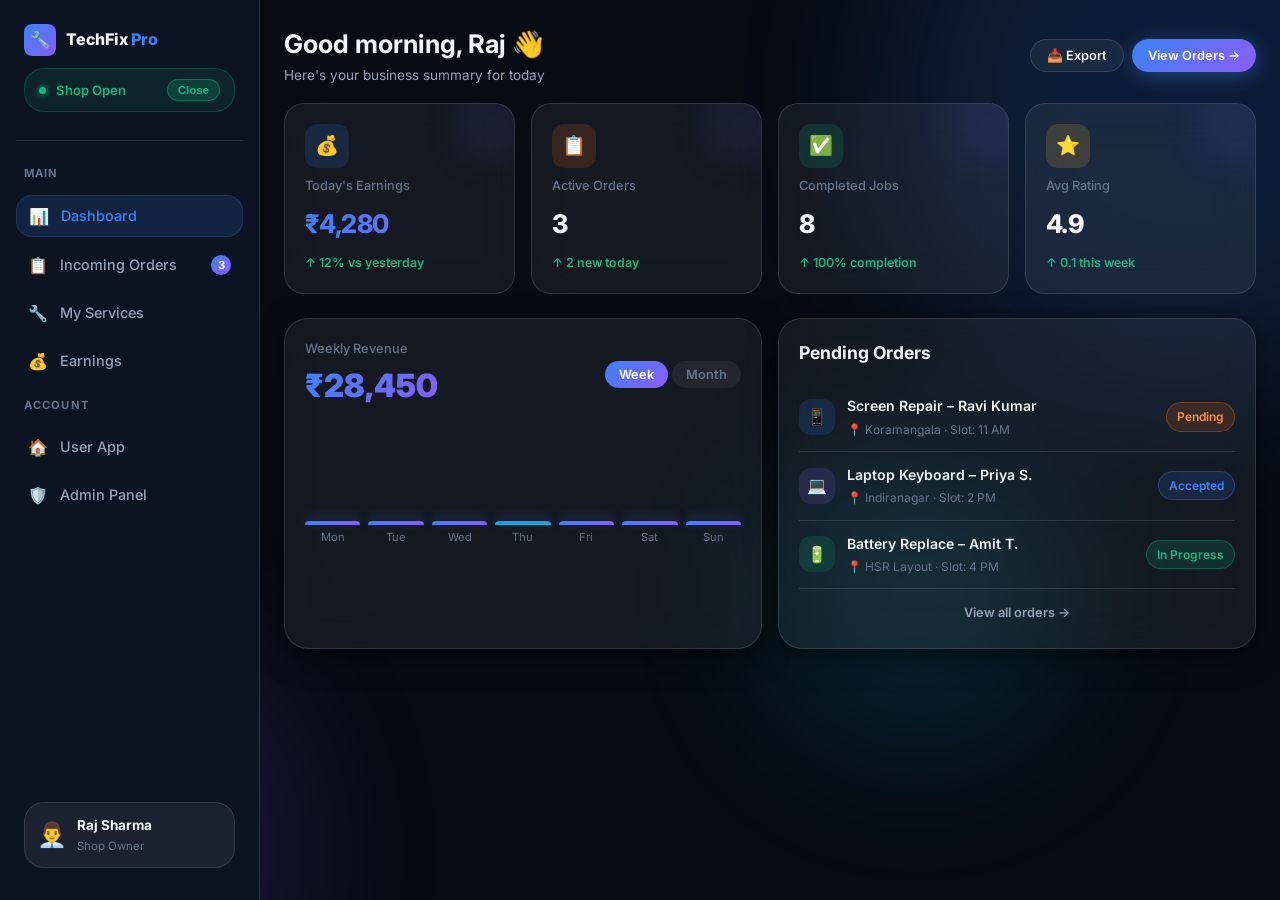
<file: shop.html>
<!DOCTYPE html>
<html lang="en" data-theme="dark">
<head>
<meta charset="UTF-8"/>
<meta name="viewport" content="width=device-width, initial-scale=1.0"/>
<title>RepairXpress – Shop Dashboard & Admin</title>
<link rel="stylesheet" href="styles.css"/>
<link rel="stylesheet" href="dashboard.css"/>
</head>
<body>
<div class="bg-orb bg-orb-1"></div>
<div class="bg-orb bg-orb-2"></div>
<div class="bg-orb bg-orb-3"></div>

<!-- ==================== SHOP DASHBOARD ==================== -->
<div class="dashboard-page active" id="shop-dashboard-page">

  <!-- SIDEBAR -->
  <aside class="sidebar">
    <div class="sidebar-header">
      <div class="sidebar-logo">
        <div class="sidebar-logo-icon">🔧</div>
        <span class="sidebar-logo-text">TechFix <span style="color:var(--neon-blue);">Pro</span></span>
      </div>
      <div class="shop-status-card">
        <span class="pulse-dot"></span>
        <span style="font-size:0.82rem;font-weight:600;color:var(--neon-green);">Shop Open</span>
        <button class="status-toggle-btn" onclick="toggleShopStatus(this)">Close</button>
      </div>
    </div>

    <div class="sidebar-section">Main</div>
    <button class="sidebar-item active" id="sb-overview" onclick="shopTab('overview',this)">
      <span class="sidebar-item-icon">📊</span><span>Dashboard</span>
    </button>
    <button class="sidebar-item" id="sb-orders" onclick="shopTab('orders',this)">
      <span class="sidebar-item-icon">📋</span><span>Incoming Orders</span>
      <span class="sidebar-badge">3</span>
    </button>
    <button class="sidebar-item" id="sb-services" onclick="shopTab('services',this)">
      <span class="sidebar-item-icon">🔧</span><span>My Services</span>
    </button>
    <button class="sidebar-item" id="sb-earnings" onclick="shopTab('earnings',this)">
      <span class="sidebar-item-icon">💰</span><span>Earnings</span>
    </button>

    <div class="sidebar-section">Account</div>
    <button class="sidebar-item" onclick="window.location.href='index.html'">
      <span class="sidebar-item-icon">🏠</span><span>User App</span>
    </button>
    <button class="sidebar-item" onclick="window.location.href='admin.html'">
      <span class="sidebar-item-icon">🛡️</span><span>Admin Panel</span>
    </button>

    <div style="margin-top:auto;padding:8px;">
      <div style="display:flex;align-items:center;gap:10px;padding:12px;border-radius:var(--radius-xl);background:var(--glass);border:1px solid var(--glass-border);">
        <div style="font-size:1.5rem;">👨‍💼</div>
        <div>
          <div style="font-size:0.85rem;font-weight:700;">Raj Sharma</div>
          <div style="font-size:0.72rem;color:var(--text-muted);">Shop Owner</div>
        </div>
      </div>
    </div>
  </aside>

  <!-- MAIN CONTENT -->
  <main class="dashboard-content">

    <!-- TAB: OVERVIEW -->
    <div id="tab-overview">
      <div class="section-header mb-24">
        <div>
          <h1 class="text-2xl font-bold">Good morning, Raj 👋</h1>
          <p class="text-secondary text-sm">Here's your business summary for today</p>
        </div>
        <div style="display:flex;gap:8px;">
          <button class="btn btn-secondary btn-sm" onclick="showToast('📊 Report downloaded!','success')">📥 Export</button>
          <button class="btn btn-primary btn-sm" onclick="shopTab('orders',document.getElementById('sb-orders'))">View Orders →</button>
        </div>
      </div>

      <!-- Stats Row -->
      <div class="grid grid-4 gap-16 mb-24">
        <div class="stat-card">
          <div class="stat-icon" style="background:rgba(59,130,246,0.15);">💰</div>
          <div class="stat-label">Today's Earnings</div>
          <div class="stat-value gradient-text">₹4,280</div>
          <div class="stat-change up">↑ 12% vs yesterday</div>
        </div>
        <div class="stat-card">
          <div class="stat-icon" style="background:rgba(249,115,22,0.15);">📋</div>
          <div class="stat-label">Active Orders</div>
          <div class="stat-value">3</div>
          <div class="stat-change up">↑ 2 new today</div>
        </div>
        <div class="stat-card">
          <div class="stat-icon" style="background:rgba(16,185,129,0.15);">✅</div>
          <div class="stat-label">Completed Jobs</div>
          <div class="stat-value">8</div>
          <div class="stat-change up">↑ 100% completion</div>
        </div>
        <div class="stat-card">
          <div class="stat-icon" style="background:rgba(251,191,36,0.15);">⭐</div>
          <div class="stat-label">Avg Rating</div>
          <div class="stat-value">4.9</div>
          <div class="stat-change up">↑ 0.1 this week</div>
        </div>
      </div>

      <!-- Chart + Pending -->
      <div class="grid grid-2 gap-16">
        <div class="glass-card p-20">
          <div class="earnings-header">
            <div>
              <div class="stat-label">Weekly Revenue</div>
              <div class="earnings-total gradient-text">₹28,450</div>
            </div>
            <div class="chart-tabs">
              <button class="chart-tab active" onclick="switchChartTab(this,'week')">Week</button>
              <button class="chart-tab" onclick="switchChartTab(this,'month')">Month</button>
            </div>
          </div>
          <div class="chart-bar" id="weekChart">
            <div class="chart-bar-item"><div class="chart-bar-fill" style="height:60%;"></div><div class="chart-bar-label">Mon</div></div>
            <div class="chart-bar-item"><div class="chart-bar-fill" style="height:80%;"></div><div class="chart-bar-label">Tue</div></div>
            <div class="chart-bar-item"><div class="chart-bar-fill" style="height:45%;"></div><div class="chart-bar-label">Wed</div></div>
            <div class="chart-bar-item"><div class="chart-bar-fill" style="height:90%;background:linear-gradient(to top,#06b6d4,#3b82f6);"></div><div class="chart-bar-label">Thu</div></div>
            <div class="chart-bar-item"><div class="chart-bar-fill" style="height:70%;"></div><div class="chart-bar-label">Fri</div></div>
            <div class="chart-bar-item"><div class="chart-bar-fill" style="height:55%;"></div><div class="chart-bar-label">Sat</div></div>
            <div class="chart-bar-item"><div class="chart-bar-fill" style="height:40%;"></div><div class="chart-bar-label">Sun</div></div>
          </div>
        </div>

        <div class="glass-card p-20">
          <div class="section-title mb-16">Pending Orders</div>
          <div class="transaction-item">
            <div class="txn-icon" style="background:rgba(59,130,246,0.15);">📱</div>
            <div class="txn-info">
              <div class="txn-name">Screen Repair – Ravi Kumar</div>
              <div class="txn-date">📍 Koramangala · Slot: 11 AM</div>
            </div>
            <span class="badge badge-orange">Pending</span>
          </div>
          <div class="transaction-item">
            <div class="txn-icon" style="background:rgba(139,92,246,0.15);">💻</div>
            <div class="txn-info">
              <div class="txn-name">Laptop Keyboard – Priya S.</div>
              <div class="txn-date">📍 Indiranagar · Slot: 2 PM</div>
            </div>
            <span class="badge badge-blue">Accepted</span>
          </div>
          <div class="transaction-item">
            <div class="txn-icon" style="background:rgba(16,185,129,0.15);">🔋</div>
            <div class="txn-info">
              <div class="txn-name">Battery Replace – Amit T.</div>
              <div class="txn-date">📍 HSR Layout · Slot: 4 PM</div>
            </div>
            <span class="badge badge-green">In Progress</span>
          </div>
          <button class="btn btn-ghost btn-sm w-full" style="margin-top:8px;" onclick="shopTab('orders',document.getElementById('sb-orders'))">View all orders →</button>
        </div>
      </div>
    </div>

    <!-- TAB: INCOMING ORDERS -->
    <div id="tab-orders" style="display:none;">
      <div class="section-header mb-24">
        <div><h1 class="text-2xl font-bold">Incoming Orders</h1><p class="text-secondary text-sm">3 orders awaiting your response</p></div>
        <div style="display:flex;gap:8px;">
          <button class="chip active">All (3)</button>
          <button class="chip">Pending (1)</button>
          <button class="chip">Accepted (2)</button>
        </div>
      </div>

      <div class="incoming-order-card">
        <div class="order-header">
          <div class="order-user">
            <div class="order-user-avatar">👤</div>
            <div>
              <div class="order-user-name">Ravi Kumar</div>
              <div class="order-user-sub">📍 Koramangala, 2.1 km · ⭐ New User</div>
            </div>
          </div>
          <div style="text-align:right;">
            <span class="badge badge-orange">New Order</span>
            <div style="font-size:0.75rem;color:var(--text-muted);margin-top:4px;">10:32 AM</div>
          </div>
        </div>
        <div class="order-details">
          <span class="order-detail-item">📱 Samsung Galaxy S21</span>
          <span class="order-detail-item">🔧 Screen Repair</span>
          <span class="order-detail-item">📅 Today · 11 AM</span>
          <span class="order-detail-item">💰 ₹799</span>
        </div>
        <div style="font-size:0.82rem;color:var(--text-muted);margin-bottom:14px;padding:10px;background:var(--glass);border-radius:var(--radius-md);">
          💬 "Screen cracked after drop, need urgent repair"
        </div>
        <div class="order-actions">
          <button class="btn btn-success" onclick="handleOrder(this,'accepted')">✅ Accept Order</button>
          <button class="btn btn-danger" onclick="handleOrder(this,'rejected')">✗ Reject</button>
          <button class="btn btn-secondary" onclick="showToast('📞 Calling customer...','info')">📞 Call</button>
        </div>
      </div>

      <div class="incoming-order-card">
        <div class="order-header">
          <div class="order-user">
            <div class="order-user-avatar">👧</div>
            <div>
              <div class="order-user-name">Priya Sharma</div>
              <div class="order-user-sub">📍 Indiranagar, 3.5 km · ⭐ Regular Customer</div>
            </div>
          </div>
          <div style="text-align:right;">
            <span class="badge badge-blue">Accepted</span>
            <div style="font-size:0.75rem;color:var(--text-muted);margin-top:4px;">9:45 AM</div>
          </div>
        </div>
        <div class="order-details">
          <span class="order-detail-item">💻 Dell Laptop</span>
          <span class="order-detail-item">🔧 Keyboard Replacement</span>
          <span class="order-detail-item">📅 Today · 2 PM</span>
          <span class="order-detail-item">💰 ₹1,299</span>
        </div>
        <div class="order-actions">
          <button class="btn btn-primary" onclick="handleOrderComplete(this)">🚀 Mark Complete</button>
          <button class="btn btn-secondary" onclick="showToast('📞 Calling customer...','info')">📞 Call</button>
          <button class="btn btn-secondary" onclick="showToast('💬 Chat opened','info')">💬 Chat</button>
        </div>
      </div>

      <div class="incoming-order-card">
        <div class="order-header">
          <div class="order-user">
            <div class="order-user-avatar">👨</div>
            <div>
              <div class="order-user-name">Amit Tiwari</div>
              <div class="order-user-sub">📍 HSR Layout, 4.2 km · ⭐ 5 orders</div>
            </div>
          </div>
          <div style="text-align:right;">
            <span class="badge badge-green">In Progress</span>
            <div style="font-size:0.75rem;color:var(--text-muted);margin-top:4px;">8:00 AM</div>
          </div>
        </div>
        <div class="order-details">
          <span class="order-detail-item">📱 iPhone 14</span>
          <span class="order-detail-item">🔋 Battery Replacement</span>
          <span class="order-detail-item">📅 Today · 4 PM</span>
          <span class="order-detail-item">💰 ₹399</span>
        </div>
        <div class="order-actions">
          <button class="btn btn-primary" onclick="handleOrderComplete(this)">🏁 Complete Job</button>
          <button class="btn btn-secondary btn-sm" onclick="showToast('📞 Calling customer...','info')">📞 Call</button>
        </div>
      </div>
    </div>

    <!-- TAB: MY SERVICES -->
    <div id="tab-services" style="display:none;">
      <div class="section-header mb-24">
        <div><h1 class="text-2xl font-bold">My Services</h1><p class="text-secondary text-sm">Manage your repair services and pricing</p></div>
        <button class="btn btn-primary btn-sm" onclick="openAddServiceModal()">+ Add Service</button>
      </div>
      <div id="servicesList">
        <div class="service-mgmt-card">
          <div class="service-mgmt-icon">📱</div>
          <div class="service-mgmt-info"><div class="service-mgmt-name">Screen Repair</div><div class="service-mgmt-price">₹799 · ~2 hrs</div></div>
          <span class="badge badge-green">Active</span>
          <div class="service-mgmt-actions">
            <button class="btn btn-secondary btn-sm" onclick="showToast('✏️ Edit mode opened','info')">Edit</button>
            <button class="btn btn-ghost btn-sm" onclick="this.closest('.service-mgmt-card').remove();showToast('🗑️ Service removed','error')">Remove</button>
          </div>
        </div>
        <div class="service-mgmt-card">
          <div class="service-mgmt-icon">🔋</div>
          <div class="service-mgmt-info"><div class="service-mgmt-name">Battery Replacement</div><div class="service-mgmt-price">₹399 · ~1 hr</div></div>
          <span class="badge badge-green">Active</span>
          <div class="service-mgmt-actions">
            <button class="btn btn-secondary btn-sm" onclick="showToast('✏️ Edit mode opened','info')">Edit</button>
            <button class="btn btn-ghost btn-sm" onclick="this.closest('.service-mgmt-card').remove();showToast('🗑️ Service removed','error')">Remove</button>
          </div>
        </div>
        <div class="service-mgmt-card">
          <div class="service-mgmt-icon">🔌</div>
          <div class="service-mgmt-info"><div class="service-mgmt-name">Charging Port Fix</div><div class="service-mgmt-price">₹299 · ~1 hr</div></div>
          <span class="badge badge-green">Active</span>
          <div class="service-mgmt-actions">
            <button class="btn btn-secondary btn-sm" onclick="showToast('✏️ Edit mode opened','info')">Edit</button>
            <button class="btn btn-ghost btn-sm" onclick="this.closest('.service-mgmt-card').remove();showToast('🗑️ Service removed','error')">Remove</button>
          </div>
        </div>
        <div class="service-mgmt-card">
          <div class="service-mgmt-icon">📷</div>
          <div class="service-mgmt-info"><div class="service-mgmt-name">Camera Module Repair</div><div class="service-mgmt-price">₹549 · ~2 hrs</div></div>
          <span class="badge badge-orange">Paused</span>
          <div class="service-mgmt-actions">
            <button class="btn btn-secondary btn-sm" onclick="showToast('✅ Service activated','success')">Activate</button>
            <button class="btn btn-ghost btn-sm" onclick="this.closest('.service-mgmt-card').remove()">Remove</button>
          </div>
        </div>
      </div>
    </div>

    <!-- TAB: EARNINGS -->
    <div id="tab-earnings" style="display:none;">
      <div class="section-header mb-24">
        <div><h1 class="text-2xl font-bold">Earnings</h1><p class="text-secondary text-sm">Your revenue analytics</p></div>
        <div class="chart-tabs">
          <button class="chart-tab active" onclick="switchEarningTab(this,'week')">Week</button>
          <button class="chart-tab" onclick="switchEarningTab(this,'month')">Month</button>
          <button class="chart-tab" onclick="switchEarningTab(this,'year')">Year</button>
        </div>
      </div>

      <div class="grid grid-3 gap-16 mb-24">
        <div class="stat-card">
          <div class="stat-label">This Week</div>
          <div class="stat-value gradient-text">₹28,450</div>
          <div class="stat-change up">↑ 18% vs last week</div>
        </div>
        <div class="stat-card">
          <div class="stat-label">This Month</div>
          <div class="stat-value gradient-text">₹1,12,800</div>
          <div class="stat-change up">↑ 9% vs last month</div>
        </div>
        <div class="stat-card">
          <div class="stat-label">Total Jobs</div>
          <div class="stat-value">234</div>
          <div class="stat-change up">↑ All-time</div>
        </div>
      </div>

      <div class="glass-card p-20 mb-16">
        <div class="section-title mb-16">Weekly Breakdown</div>
        <div class="chart-bar">
          <div class="chart-bar-item"><div class="chart-bar-fill" style="height:55%;"></div><div class="chart-bar-label">Mon<br/><span style="font-size:0.65rem;color:var(--text-muted);">₹3,200</span></div></div>
          <div class="chart-bar-item"><div class="chart-bar-fill" style="height:75%;"></div><div class="chart-bar-label">Tue<br/><span style="font-size:0.65rem;color:var(--text-muted);">₹4,800</span></div></div>
          <div class="chart-bar-item"><div class="chart-bar-fill" style="height:40%;"></div><div class="chart-bar-label">Wed<br/><span style="font-size:0.65rem;color:var(--text-muted);">₹2,100</span></div></div>
          <div class="chart-bar-item"><div class="chart-bar-fill" style="height:95%;background:linear-gradient(to top,#06b6d4,#8b5cf6);"></div><div class="chart-bar-label">Thu<br/><span style="font-size:0.65rem;color:var(--neon-cyan);">₹6,450</span></div></div>
          <div class="chart-bar-item"><div class="chart-bar-fill" style="height:65%;"></div><div class="chart-bar-label">Fri<br/><span style="font-size:0.65rem;color:var(--text-muted);">₹4,200</span></div></div>
          <div class="chart-bar-item"><div class="chart-bar-fill" style="height:80%;"></div><div class="chart-bar-label">Sat<br/><span style="font-size:0.65rem;color:var(--text-muted);">₹5,380</span></div></div>
          <div class="chart-bar-item"><div class="chart-bar-fill" style="height:35%;"></div><div class="chart-bar-label">Sun<br/><span style="font-size:0.65rem;color:var(--text-muted);">₹2,320</span></div></div>
        </div>
      </div>

      <div class="glass-card p-20">
        <div class="section-title mb-16">Recent Transactions</div>
        <div class="transaction-item">
          <div class="txn-icon" style="background:rgba(16,185,129,0.15);">📱</div>
          <div class="txn-info"><div class="txn-name">Screen Repair – Ravi K.</div><div class="txn-date">Today · 11:30 AM · Order #RX001</div></div>
          <span class="txn-amount txn-credit">+₹799</span>
        </div>
        <div class="transaction-item">
          <div class="txn-icon" style="background:rgba(16,185,129,0.15);">💻</div>
          <div class="txn-info"><div class="txn-name">Keyboard Replace – Priya S.</div><div class="txn-date">Today · 9:00 AM · Order #RX002</div></div>
          <span class="txn-amount txn-credit">+₹1,299</span>
        </div>
        <div class="transaction-item">
          <div class="txn-icon" style="background:rgba(239,68,68,0.15);">🏦</div>
          <div class="txn-info"><div class="txn-name">Platform fee deducted</div><div class="txn-date">Yesterday · Auto · 5%</div></div>
          <span class="txn-amount txn-debit">-₹104</span>
        </div>
        <div class="transaction-item">
          <div class="txn-icon" style="background:rgba(16,185,129,0.15);">🔋</div>
          <div class="txn-info"><div class="txn-name">Battery Replace – Suresh M.</div><div class="txn-date">Yesterday · 3:00 PM · Order #RX003</div></div>
          <span class="txn-amount txn-credit">+₹399</span>
        </div>
        <div class="transaction-item">
          <div class="txn-icon" style="background:rgba(16,185,129,0.15);">🔌</div>
          <div class="txn-info"><div class="txn-name">Charging Port – Meena J.</div><div class="txn-date">Yesterday · 1:00 PM · Order #RX004</div></div>
          <span class="txn-amount txn-credit">+₹299</span>
        </div>
      </div>
    </div>

  </main>
</div>

<!-- ADD SERVICE MODAL -->
<div class="modal-overlay" id="addServiceModal">
  <div class="modal">
    <div style="display:flex;justify-content:space-between;align-items:center;margin-bottom:20px;">
      <h3 class="font-bold text-lg">Add New Service</h3>
      <button class="btn btn-ghost btn-icon" onclick="closeModal('addServiceModal')">✕</button>
    </div>
    <div class="form-group">
      <label class="form-label">Service Name</label>
      <input class="input" type="text" placeholder="e.g. Screen Repair" id="addServiceName"/>
    </div>
    <div class="grid grid-2 gap-12">
      <div class="form-group">
        <label class="form-label">Price (₹)</label>
        <input class="input" type="number" placeholder="799" id="addServicePrice"/>
      </div>
      <div class="form-group">
        <label class="form-label">Est. Duration</label>
        <select class="input">
          <option>30 min</option><option>1 hr</option><option selected>2 hrs</option><option>3 hrs</option>
        </select>
      </div>
    </div>
    <div class="form-group">
      <label class="form-label">Device Type</label>
      <select class="input">
        <option>📱 Mobile</option><option>💻 Laptop</option><option>🖥️ Tablet</option><option>📺 TV</option>
      </select>
    </div>
    <div style="display:flex;gap:10px;margin-top:8px;">
      <button class="btn btn-secondary" style="flex:1;" onclick="closeModal('addServiceModal')">Cancel</button>
      <button class="btn btn-primary" style="flex:1;" onclick="addService()">Add Service</button>
    </div>
  </div>
</div>

<script src="app.js"></script>
</body>
</html>
</file>
<file: styles.css>
@import url('https://fonts.googleapis.com/css2?family=Inter:wght@300;400;500;600;700;800;900&family=Poppins:wght@400;500;600;700;800;900&display=swap');

/* ===== CSS VARIABLES ===== */
:root {
  --bg-primary: #070b14;
  --bg-secondary: #0d1421;
  --bg-card: rgba(255,255,255,0.05);
  --bg-card-hover: rgba(255,255,255,0.09);
  --glass: rgba(255,255,255,0.06);
  --glass-border: rgba(255,255,255,0.12);
  --glass-strong: rgba(255,255,255,0.1);

  --neon-blue: #3b82f6;
  --neon-purple: #8b5cf6;
  --neon-cyan: #06b6d4;
  --neon-pink: #ec4899;
  --neon-green: #10b981;

  --grad-primary: linear-gradient(135deg, #3b82f6 0%, #8b5cf6 50%, #06b6d4 100%);
  --grad-button: linear-gradient(135deg, #3b82f6, #8b5cf6);
  --grad-card: linear-gradient(145deg, rgba(59,130,246,0.15), rgba(139,92,246,0.08));
  --grad-glow: linear-gradient(135deg, rgba(59,130,246,0.3), rgba(139,92,246,0.3));

  --text-primary: #f1f5f9;
  --text-secondary: #94a3b8;
  --text-muted: #64748b;

  --radius-sm: 8px;
  --radius-md: 12px;
  --radius-lg: 16px;
  --radius-xl: 20px;
  --radius-2xl: 24px;
  --radius-full: 9999px;

  --shadow-glow: 0 0 20px rgba(59,130,246,0.3), 0 0 40px rgba(139,92,246,0.2);
  --shadow-card: 0 8px 32px rgba(0,0,0,0.4), 0 2px 8px rgba(0,0,0,0.3);
  --shadow-btn: 0 4px 20px rgba(59,130,246,0.4);

  --transition: all 0.3s cubic-bezier(0.4, 0, 0.2, 1);
  --transition-fast: all 0.15s ease;

  font-size: 16px;
}

/* Light mode */
[data-theme="light"] {
  --bg-primary: #f0f4ff;
  --bg-secondary: #ffffff;
  --bg-card: rgba(255,255,255,0.8);
  --bg-card-hover: rgba(255,255,255,0.95);
  --glass: rgba(255,255,255,0.7);
  --glass-border: rgba(100,100,255,0.15);
  --text-primary: #0f172a;
  --text-secondary: #475569;
  --text-muted: #94a3b8;
  --shadow-card: 0 8px 32px rgba(59,130,246,0.1), 0 2px 8px rgba(0,0,0,0.08);
}

/* ===== RESET & BASE ===== */
*, *::before, *::after { box-sizing: border-box; margin: 0; padding: 0; }

html { scroll-behavior: smooth; }

body {
  font-family: 'Inter', 'Poppins', sans-serif;
  background: var(--bg-primary);
  color: var(--text-primary);
  min-height: 100vh;
  overflow-x: hidden;
  line-height: 1.6;
}

/* ===== SCROLLBAR ===== */
::-webkit-scrollbar { width: 6px; }
::-webkit-scrollbar-track { background: var(--bg-primary); }
::-webkit-scrollbar-thumb { background: var(--neon-blue); border-radius: 3px; }

/* ===== ANIMATIONS ===== */
@keyframes fadeIn { from { opacity:0; transform:translateY(10px); } to { opacity:1; transform:translateY(0); } }
@keyframes slideUp { from { opacity:0; transform:translateY(30px); } to { opacity:1; transform:translateY(0); } }
@keyframes slideLeft { from { opacity:0; transform:translateX(30px); } to { opacity:1; transform:translateX(0); } }
@keyframes pulse { 0%,100% { opacity:1; } 50% { opacity:0.5; } }
@keyframes spin { to { transform:rotate(360deg); } }
@keyframes gradMove { 0% { background-position:0% 50%; } 50% { background-position:100% 50%; } 100% { background-position:0% 50%; } }
@keyframes float { 0%,100% { transform:translateY(0); } 50% { transform:translateY(-8px); } }
@keyframes glow { 0%,100% { box-shadow:0 0 20px rgba(59,130,246,0.3); } 50% { box-shadow:0 0 40px rgba(139,92,246,0.6); } }
@keyframes ripple { to { transform:scale(4); opacity:0; } }
@keyframes checkmark { 0% { stroke-dashoffset:100; } 100% { stroke-dashoffset:0; } }
@keyframes shimmer { 0% { background-position:-200% 0; } 100% { background-position:200% 0; } }
@keyframes orbitSpin { 0% { transform:rotate(0deg) translateX(80px) rotate(0deg); } 100% { transform:rotate(360deg) translateX(80px) rotate(-360deg); } }
@keyframes progressFill { from { width:0; } to { width:var(--target-width, 100%); } }

/* ===== SCREENS (SPA Navigation) ===== */
.screen {
  display: none;
  min-height: 100vh;
  animation: fadeIn 0.4s ease;
}
.screen.active { display: block; }

/* ===== GLASS CARD ===== */
.glass-card {
  background: var(--glass);
  backdrop-filter: blur(20px);
  -webkit-backdrop-filter: blur(20px);
  border: 1px solid var(--glass-border);
  border-radius: var(--radius-2xl);
  box-shadow: var(--shadow-card);
  transition: var(--transition);
}
.glass-card:hover {
  background: var(--bg-card-hover);
  transform: translateY(-2px);
  box-shadow: var(--shadow-glow), var(--shadow-card);
  border-color: rgba(59,130,246,0.3);
}

/* ===== BUTTONS ===== */
.btn {
  display: inline-flex; align-items: center; justify-content: center; gap: 8px;
  padding: 12px 24px;
  border: none; border-radius: var(--radius-full);
  font-family: inherit; font-weight: 600; font-size: 0.95rem;
  cursor: pointer; transition: var(--transition);
  position: relative; overflow: hidden;
  text-decoration: none;
}
.btn::after {
  content:''; position:absolute; inset:0;
  background:rgba(255,255,255,0.1);
  opacity:0; transition:var(--transition);
}
.btn:hover::after { opacity:1; }

.btn-primary {
  background: var(--grad-button);
  color: white;
  box-shadow: var(--shadow-btn);
  animation: glow 3s ease infinite;
}
.btn-primary:hover { transform:translateY(-2px) scale(1.02); box-shadow:0 8px 30px rgba(59,130,246,0.5); }
.btn-primary:active { transform:scale(0.98); }

.btn-secondary {
  background: var(--glass);
  color: var(--text-primary);
  border: 1px solid var(--glass-border);
  backdrop-filter: blur(10px);
}
.btn-secondary:hover { border-color:var(--neon-blue); background:rgba(59,130,246,0.1); }

.btn-ghost { background:transparent; color:var(--text-secondary); }
.btn-ghost:hover { color:var(--text-primary); background:var(--glass); }

.btn-danger { background:linear-gradient(135deg,#ef4444,#dc2626); color:white; }
.btn-success { background:linear-gradient(135deg,#10b981,#059669); color:white; }

.btn-sm { padding:8px 16px; font-size:0.8rem; }
.btn-lg { padding:16px 32px; font-size:1.05rem; }
.btn-full { width:100%; }

.btn-icon {
  width:40px; height:40px; padding:0; border-radius:var(--radius-md);
}

/* ===== INPUTS ===== */
.input {
  width:100%; padding:12px 16px;
  background: var(--glass);
  border: 1px solid var(--glass-border);
  border-radius: var(--radius-lg);
  color: var(--text-primary);
  font-family: inherit; font-size:0.95rem;
  transition: var(--transition);
  backdrop-filter: blur(10px);
  outline: none;
}
.input::placeholder { color:var(--text-muted); }
.input:focus { border-color:var(--neon-blue); box-shadow:0 0 0 3px rgba(59,130,246,0.15); background:rgba(59,130,246,0.05); }

.input-group { position:relative; }
.input-group .input-icon { position:absolute; left:14px; top:50%; transform:translateY(-50%); color:var(--text-muted); }
.input-group .input { padding-left:44px; }

/* ===== BADGE ===== */
.badge {
  display:inline-flex; align-items:center; gap:4px;
  padding:4px 10px; border-radius:var(--radius-full);
  font-size:0.75rem; font-weight:600;
}
.badge-blue { background:rgba(59,130,246,0.15); color:var(--neon-blue); border:1px solid rgba(59,130,246,0.3); }
.badge-green { background:rgba(16,185,129,0.15); color:var(--neon-green); border:1px solid rgba(16,185,129,0.3); }
.badge-purple { background:rgba(139,92,246,0.15); color:var(--neon-purple); border:1px solid rgba(139,92,246,0.3); }
.badge-red { background:rgba(239,68,68,0.15); color:#f87171; border:1px solid rgba(239,68,68,0.3); }
.badge-orange { background:rgba(249,115,22,0.15); color:#fb923c; border:1px solid rgba(249,115,22,0.3); }

/* ===== GRADIENT TEXT ===== */
.gradient-text {
  background: var(--grad-primary);
  background-size: 200% 200%;
  -webkit-background-clip: text;
  -webkit-text-fill-color: transparent;
  background-clip: text;
  animation: gradMove 4s ease infinite;
}

/* ===== GRADIENT BORDER ===== */
.gradient-border {
  position:relative;
  border-radius:var(--radius-2xl);
}
.gradient-border::before {
  content:''; position:absolute; inset:-1px;
  border-radius:inherit;
  background: var(--grad-primary);
  z-index:-1; opacity:0.5;
}

/* ===== NAVBAR ===== */
.navbar {
  position:sticky; top:0; z-index:100;
  display:flex; align-items:center; justify-content:space-between;
  padding:16px 24px;
  background: rgba(7,11,20,0.8);
  backdrop-filter: blur(20px);
  border-bottom: 1px solid var(--glass-border);
}
[data-theme="light"] .navbar { background:rgba(240,244,255,0.8); }

.navbar-logo { display:flex; align-items:center; gap:10px; cursor:pointer; }
.navbar-logo-icon {
  width:36px; height:36px; border-radius:10px;
  background:var(--grad-button);
  display:flex; align-items:center; justify-content:center;
  font-size:18px;
  box-shadow: var(--shadow-btn);
}
.navbar-logo-text { font-family:'Poppins',sans-serif; font-weight:800; font-size:1.1rem; }

.navbar-links { display:flex; gap:4px; }
.navbar-link {
  padding:8px 14px; border-radius:var(--radius-md);
  color:var(--text-secondary); font-size:0.9rem; font-weight:500;
  cursor:pointer; transition:var(--transition); border:none; background:none; font-family:inherit;
}
.navbar-link:hover, .navbar-link.active { color:var(--text-primary); background:var(--glass); }
.navbar-link.active { color:var(--neon-blue); }

.navbar-actions { display:flex; gap:8px; align-items:center; }

/* ===== SIDEBAR ===== */
.sidebar {
  width:260px; min-height:100vh;
  background:var(--bg-secondary);
  border-right:1px solid var(--glass-border);
  padding:24px 16px;
  display:flex; flex-direction:column; gap:8px;
  position:sticky; top:0; height:100vh; overflow-y:auto;
}
.sidebar-header { padding:0 8px 16px; border-bottom:1px solid var(--glass-border); margin-bottom:8px; }
.sidebar-section { font-size:0.7rem; font-weight:700; text-transform:uppercase; letter-spacing:0.1em; color:var(--text-muted); padding:8px 8px 4px; }
.sidebar-item {
  display:flex; align-items:center; gap:12px;
  padding:10px 12px; border-radius:var(--radius-lg);
  color:var(--text-secondary); font-size:0.9rem; font-weight:500;
  cursor:pointer; transition:var(--transition); border:none; background:none; font-family:inherit; width:100%;
}
.sidebar-item:hover { background:var(--glass); color:var(--text-primary); }
.sidebar-item.active { background:rgba(59,130,246,0.15); color:var(--neon-blue); border:1px solid rgba(59,130,246,0.2); }
.sidebar-item-icon { width:20px; text-align:center; font-size:1rem; }
.sidebar-badge {
  margin-left:auto; min-width:20px; height:20px;
  background:var(--grad-button); color:white;
  border-radius:var(--radius-full); font-size:0.7rem; font-weight:700;
  display:flex; align-items:center; justify-content:center; padding:0 6px;
}

/* ===== LAYOUT ===== */
.dashboard-layout { display:flex; gap:0; }
.dashboard-content { flex:1; padding:24px; overflow-y:auto; min-height:100vh; }

/* ===== STAT CARD ===== */
.stat-card {
  padding:20px; border-radius:var(--radius-xl);
  background:var(--glass); border:1px solid var(--glass-border);
  backdrop-filter:blur(20px);
  display:flex; flex-direction:column; gap:8px;
  transition:var(--transition); cursor:default;
  position:relative; overflow:hidden;
}
.stat-card::before {
  content:''; position:absolute; right:-20px; top:-20px;
  width:80px; height:80px; border-radius:50%;
  background:var(--grad-glow); opacity:0.3; filter:blur(20px);
}
.stat-card:hover { transform:translateY(-3px); box-shadow:var(--shadow-glow); border-color:rgba(59,130,246,0.3); }

.stat-icon {
  width:44px; height:44px; border-radius:var(--radius-md);
  display:flex; align-items:center; justify-content:center;
  font-size:1.2rem;
}
.stat-label { font-size:0.8rem; color:var(--text-muted); font-weight:500; }
.stat-value { font-size:1.6rem; font-weight:800; letter-spacing:-0.02em; }
.stat-change { font-size:0.78rem; font-weight:600; display:flex; align-items:center; gap:4px; }
.stat-change.up { color:var(--neon-green); }
.stat-change.down { color:#f87171; }

/* ===== SKELETON ===== */
.skeleton {
  background: linear-gradient(90deg, var(--glass) 25%, rgba(255,255,255,0.08) 50%, var(--glass) 75%);
  background-size: 200% 100%;
  animation: shimmer 1.5s infinite;
  border-radius: var(--radius-md);
}

/* ===== GRID SYSTEM ===== */
.grid { display:grid; gap:16px; }
.grid-2 { grid-template-columns:repeat(2,1fr); }
.grid-3 { grid-template-columns:repeat(3,1fr); }
.grid-4 { grid-template-columns:repeat(4,1fr); }

/* ===== PROGRESS BAR ===== */
.progress-bar {
  height:6px; background:var(--glass); border-radius:var(--radius-full); overflow:hidden;
}
.progress-fill {
  height:100%; background:var(--grad-primary);
  border-radius:var(--radius-full);
  animation: progressFill 1.5s ease forwards;
  box-shadow:0 0 8px rgba(59,130,246,0.5);
}

/* ===== STAR RATING ===== */
.stars { display:flex; gap:2px; }
.star { font-size:1rem; cursor:pointer; transition:var(--transition-fast); }
.star.filled { color:#fbbf24; text-shadow:0 0 8px rgba(251,191,36,0.5); }
.star.empty { color:var(--text-muted); }
.star:hover { transform:scale(1.2); }

/* ===== MODAL ===== */
.modal-overlay {
  position:fixed; inset:0; z-index:1000;
  background:rgba(0,0,0,0.7); backdrop-filter:blur(8px);
  display:flex; align-items:center; justify-content:center;
  padding:20px;
  animation:fadeIn 0.2s ease;
  display:none;
}
.modal-overlay.active { display:flex; }
.modal {
  background:var(--bg-secondary);
  border:1px solid var(--glass-border);
  border-radius:var(--radius-2xl);
  padding:28px; max-width:480px; width:100%;
  box-shadow:var(--shadow-glow);
  animation:slideUp 0.3s ease;
}

/* ===== TOAST ===== */
.toast-container { position:fixed; bottom:24px; right:24px; z-index:2000; display:flex; flex-direction:column; gap:8px; }
.toast {
  padding:14px 20px; border-radius:var(--radius-xl);
  background:var(--bg-secondary); border:1px solid var(--glass-border);
  box-shadow:var(--shadow-card); backdrop-filter:blur(20px);
  display:flex; align-items:center; gap:10px;
  font-size:0.9rem; font-weight:500;
  animation:slideLeft 0.3s ease;
  min-width:280px;
}
.toast.success { border-color:rgba(16,185,129,0.4); }
.toast.error { border-color:rgba(239,68,68,0.4); }

/* ===== LOADER ===== */
.loader {
  width:40px; height:40px; border:3px solid var(--glass);
  border-top-color:var(--neon-blue); border-radius:50%;
  animation:spin 0.8s linear infinite;
}
.loader-sm { width:20px; height:20px; border-width:2px; }

/* ===== STEPPER / TIMELINE ===== */
.timeline { display:flex; flex-direction:column; gap:0; }
.timeline-item { display:flex; gap:16px; padding-bottom:24px; position:relative; }
.timeline-item:last-child { padding-bottom:0; }
.timeline-dot {
  width:36px; height:36px; border-radius:50%; flex-shrink:0;
  display:flex; align-items:center; justify-content:center;
  font-size:0.85rem; font-weight:700; position:relative; z-index:1;
  border:2px solid var(--glass-border);
  background:var(--bg-secondary);
  transition:var(--transition);
}
.timeline-dot.done { background:var(--grad-button); border-color:transparent; color:white; box-shadow:var(--shadow-btn); }
.timeline-dot.active { background:rgba(59,130,246,0.15); border-color:var(--neon-blue); color:var(--neon-blue); animation:glow 2s ease infinite; }
.timeline-line {
  position:absolute; left:17px; top:38px; bottom:0; width:2px;
  background:linear-gradient(to bottom, var(--neon-blue), var(--glass-border));
}
.timeline-item:last-child .timeline-line { display:none; }
.timeline-content { padding-top:6px; flex:1; }
.timeline-title { font-weight:600; font-size:0.9rem; }
.timeline-sub { font-size:0.8rem; color:var(--text-muted); margin-top:2px; }

/* ===== RESPONSIVE ===== */
@media (max-width:768px) {
  .grid-3, .grid-4 { grid-template-columns:repeat(2,1fr); }
  .grid-2 { grid-template-columns:1fr; }
  .dashboard-layout { flex-direction:column; }
  .sidebar { width:100%; min-height:auto; flex-direction:row; flex-wrap:wrap; height:auto; position:relative; padding:12px; }
  .sidebar-section { display:none; }
  .sidebar-item span:not(.sidebar-item-icon) { display:none; }
  .sidebar-item { justify-content:center; padding:10px; }
  .navbar-links { display:none; }
  .grid-4 { grid-template-columns:repeat(2,1fr); }
}
@media (max-width:480px) {
  .grid-3, .grid-4 { grid-template-columns:1fr; }
  .grid-2 { grid-template-columns:1fr; }
}

/* ===== MISC UTILITIES ===== */
.flex { display:flex; }
.flex-col { flex-direction:column; }
.items-center { align-items:center; }
.justify-between { justify-content:space-between; }
.gap-4 { gap:4px; }
.gap-8 { gap:8px; }
.gap-12 { gap:12px; }
.gap-16 { gap:16px; }
.gap-20 { gap:20px; }
.gap-24 { gap:24px; }
.p-16 { padding:16px; }
.p-20 { padding:20px; }
.p-24 { padding:24px; }
.mb-8 { margin-bottom:8px; }
.mb-12 { margin-bottom:12px; }
.mb-16 { margin-bottom:16px; }
.mb-24 { margin-bottom:24px; }
.mt-auto { margin-top:auto; }
.text-sm { font-size:0.85rem; }
.text-lg { font-size:1.1rem; }
.text-xl { font-size:1.3rem; }
.text-2xl { font-size:1.6rem; }
.text-3xl { font-size:2rem; }
.font-bold { font-weight:700; }
.font-semibold { font-weight:600; }
.text-muted { color:var(--text-muted); }
.text-secondary { color:var(--text-secondary); }
.truncate { overflow:hidden; text-overflow:ellipsis; white-space:nowrap; }
.rounded-full { border-radius:9999px; }
.w-full { width:100%; }

/* ===== THEME TOGGLE ===== */
.theme-toggle {
  width:44px; height:24px; border-radius:12px;
  background:var(--glass); border:1px solid var(--glass-border);
  position:relative; cursor:pointer; transition:var(--transition);
}
.theme-toggle.on { background:var(--grad-button); }
.theme-toggle-knob {
  position:absolute; top:2px; left:2px;
  width:20px; height:20px; border-radius:50%;
  background:white; transition:var(--transition);
  box-shadow:0 2px 4px rgba(0,0,0,0.3);
}
.theme-toggle.on .theme-toggle-knob { left:22px; }

/* ===== CHIP ===== */
.chip {
  display:inline-flex; align-items:center; gap:6px;
  padding:6px 14px; border-radius:var(--radius-full);
  font-size:0.8rem; font-weight:500;
  background:var(--glass); border:1px solid var(--glass-border);
  cursor:pointer; transition:var(--transition);
}
.chip.active, .chip:hover { background:rgba(59,130,246,0.15); border-color:var(--neon-blue); color:var(--neon-blue); }

/* ===== MAP UI ===== */
.map-container {
  width:100%; height:200px; border-radius:var(--radius-xl);
  background:linear-gradient(135deg,#0d1421,#1a2540);
  overflow:hidden; position:relative;
  border:1px solid var(--glass-border);
}
.map-grid {
  position:absolute; inset:0;
  background-image:linear-gradient(rgba(59,130,246,0.1) 1px,transparent 1px),linear-gradient(90deg,rgba(59,130,246,0.1) 1px,transparent 1px);
  background-size:30px 30px;
}
.map-dot {
  position:absolute; width:14px; height:14px; border-radius:50%;
  background:var(--neon-blue); box-shadow:0 0 12px var(--neon-blue);
  animation:float 2s ease infinite;
}
.map-dot::after {
  content:''; position:absolute; inset:-6px; border-radius:50%;
  border:2px solid var(--neon-blue); opacity:0.3;
  animation:pulse 2s ease infinite;
}
.map-route {
  position:absolute; top:40px; left:60px; right:60px; height:2px;
  background:linear-gradient(90deg, var(--neon-blue), var(--neon-purple));
  box-shadow:0 0 8px var(--neon-blue);
}

/* ===== CHART BARS ===== */
.chart-bar { width:100%; display:flex; align-items:flex-end; gap:8px; height:120px; padding-top:16px; }
.chart-bar-item { flex:1; display:flex; flex-direction:column; align-items:center; gap:4px; }
.chart-bar-fill {
  width:100%; border-radius:4px 4px 0 0;
  background:var(--grad-button);
  transition:height 1s cubic-bezier(.4,0,.2,1);
  box-shadow:0 -4px 12px rgba(59,130,246,0.3);
  min-height:4px;
}
.chart-bar-label { font-size:0.7rem; color:var(--text-muted); }

/* ===== SECTION HEADER ===== */
.section-header { display:flex; align-items:center; justify-content:space-between; margin-bottom:16px; }
.section-title { font-size:1.1rem; font-weight:700; }
.section-sub { font-size:0.8rem; color:var(--text-muted); margin-top:2px; }

/* ===== BG ORBS ===== */
.bg-orb {
  position:fixed; border-radius:50%; filter:blur(80px); pointer-events:none; z-index:0; opacity:0.15;
}
.bg-orb-1 { width:600px; height:600px; background:var(--neon-blue); top:-200px; right:-200px; }
.bg-orb-2 { width:500px; height:500px; background:var(--neon-purple); bottom:-200px; left:-200px; }
.bg-orb-3 { width:300px; height:300px; background:var(--neon-cyan); top:50%; left:60%; }

.content-inner { position:relative; z-index:1; }
</file>
<file: dashboard.css>
/* ===== ADDITIONAL SCREEN-SPECIFIC STYLES ===== */

/* SPLASH */
.splash-container {
  min-height:100vh; display:flex; flex-direction:column;
  align-items:center; justify-content:center;
  background:radial-gradient(ellipse at center, #0d1a33 0%, #070b14 70%);
  position:relative; overflow:hidden;
}
.splash-orbit { position:relative; width:220px; height:220px; margin-bottom:40px; }
.splash-orbit-ring {
  position:absolute; border-radius:50%; border:1px solid rgba(59,130,246,0.2);
  animation:spin 6s linear infinite;
}
.ring-1 { inset:0; border-color:rgba(59,130,246,0.3); animation-duration:8s; }
.ring-2 { inset:20px; border-color:rgba(139,92,246,0.3); animation-duration:6s; animation-direction:reverse; }
.ring-3 { inset:40px; border-color:rgba(6,182,212,0.3); animation-duration:10s; }
.splash-logo {
  position:absolute; inset:60px;
  background:var(--grad-button);
  border-radius:50%;
  display:flex; align-items:center; justify-content:center;
  font-size:2.5rem;
  box-shadow: 0 0 60px rgba(59,130,246,0.5), 0 0 120px rgba(139,92,246,0.3);
  animation:float 3s ease infinite;
}
.splash-content { text-align:center; z-index:1; }
.splash-title { font-family:'Poppins',sans-serif; font-size:3rem; font-weight:900; letter-spacing:-0.02em; }
.splash-tagline { color:var(--text-secondary); font-size:1rem; margin:8px 0 24px; }
.splash-loader { width:200px; height:3px; background:var(--glass); border-radius:var(--radius-full); overflow:hidden; margin:0 auto 12px; }
.splash-loader-bar { height:100%; width:0; background:var(--grad-primary); border-radius:var(--radius-full); transition:width 0.1s ease; }
.splash-version { font-size:0.75rem; color:var(--text-muted); }
.splash-particles { position:absolute; inset:0; pointer-events:none; }
.splash-particle {
  position:absolute; width:3px; height:3px; border-radius:50%;
  background:var(--neon-blue); animation:float var(--dur,3s) ease infinite;
  animation-delay:var(--delay,0s); opacity:0.5;
}

/* HERO */
.hero-section {
  display:flex; gap:40px; align-items:center;
  padding:60px 48px 48px; max-width:1200px; margin:0 auto;
}
.hero-content { flex:1; }
.hero-title {
  font-family:'Poppins',sans-serif; font-size:3.2rem;
  font-weight:900; line-height:1.1; letter-spacing:-0.03em;
  margin-bottom:16px;
}
.hero-sub { color:var(--text-secondary); font-size:1.05rem; margin-bottom:28px; max-width:480px; }
.search-bar-hero { display:flex; gap:10px; flex-wrap:wrap; align-items:center; margin-bottom:28px; }
.search-bar-hero .input-group { flex:1; min-width:200px; }
.hero-stats { display:flex; gap:16px; align-items:center; flex-wrap:wrap; }
.hero-stat { text-align:center; }
.hero-stat-num { display:block; font-size:1.4rem; font-weight:800; }
.hero-stat span:last-child { font-size:0.78rem; color:var(--text-muted); }
.hero-stat-divider { width:1px; height:30px; background:var(--glass-border); }

.hero-visual { flex:0 0 360px; display:flex; justify-content:center; }
.hero-phone-mockup { position:relative; }
.phone-frame {
  width:200px; height:380px; border-radius:28px;
  border:2px solid var(--glass-border);
  background:var(--bg-secondary);
  overflow:hidden; box-shadow:var(--shadow-glow);
  animation:float 4s ease infinite;
}
.phone-screen { padding:16px; height:100%; background:var(--bg-secondary); }
.phone-mini-ui { display:flex; flex-direction:column; height:100%; }
.phone-mini-header { display:flex; align-items:center; justify-content:space-between; font-size:0.72rem; font-weight:600; margin-bottom:12px; }
.phone-mini-progress { margin-bottom:12px; }
.phone-mini-tech { display:flex; gap:10px; align-items:center; background:var(--glass); border-radius:10px; padding:10px; }
.tech-avatar { font-size:1.3rem; }
.phone-float-card {
  position:absolute; background:var(--glass); backdrop-filter:blur(20px);
  border:1px solid var(--glass-border); border-radius:10px;
  padding:8px 12px; font-size:0.75rem; font-weight:600;
  box-shadow:var(--shadow-card); white-space:nowrap;
}
.card-1 { top:20px; right:-60px; animation:float 3s ease infinite; }
.card-2 { top:50%; right:-80px; animation:float 3.5s ease infinite 0.5s; }
.card-3 { bottom:40px; right:-60px; animation:float 4s ease infinite 1s; }

/* HOME SECTION */
.home-section { max-width:1200px; margin:0 auto; padding:0 48px 40px; }

/* CATEGORIES */
.categories-grid { display:grid; grid-template-columns:repeat(6,1fr); gap:12px; }
.category-card {
  padding:20px 12px; text-align:center;
  background:var(--glass); border:1px solid var(--glass-border);
  border-radius:var(--radius-xl); cursor:pointer; transition:var(--transition);
  backdrop-filter:blur(16px);
}
.category-card:hover, .category-card.active {
  background:rgba(59,130,246,0.1); border-color:var(--neon-blue);
  transform:translateY(-4px); box-shadow:var(--shadow-glow);
}
.category-icon { font-size:1.8rem; margin-bottom:8px; }
.cat-blue { filter:drop-shadow(0 0 8px rgba(59,130,246,0.5)); }
.cat-purple { filter:drop-shadow(0 0 8px rgba(139,92,246,0.5)); }
.cat-cyan { filter:drop-shadow(0 0 8px rgba(6,182,212,0.5)); }
.cat-green { filter:drop-shadow(0 0 8px rgba(16,185,129,0.5)); }
.cat-pink { filter:drop-shadow(0 0 8px rgba(236,72,153,0.5)); }
.cat-orange { filter:drop-shadow(0 0 8px rgba(249,115,22,0.5)); }
.category-name { font-size:0.85rem; font-weight:600; }
.category-count { font-size:0.7rem; color:var(--text-muted); margin-top:2px; }

/* OFFERS */
.offers-banner { display:grid; grid-template-columns:repeat(3,1fr); gap:16px; }
.offer-card {
  padding:24px; border-radius:var(--radius-2xl);
  cursor:pointer; transition:var(--transition); position:relative;
  overflow:hidden; border:1px solid var(--glass-border);
}
.offer-card:hover { transform:translateY(-4px); box-shadow:var(--shadow-glow); }
.offer-card h3 { font-size:1.1rem; font-weight:700; margin-bottom:4px; }
.offer-card p { font-size:0.85rem; color:var(--text-secondary); }
.offer-badge {
  display:inline-block; padding:3px 8px; border-radius:var(--radius-full);
  background:rgba(255,255,255,0.15); font-size:0.65rem; font-weight:700;
  letter-spacing:0.05em; margin-bottom:8px; color:white;
}
.offer-discount {
  margin-top:10px; font-size:0.8rem; font-weight:700;
  color:#fff; opacity:0.8;
}
.gradient-card-blue { background:linear-gradient(135deg,rgba(59,130,246,0.25),rgba(6,182,212,0.15)); }
.gradient-card-purple { background:linear-gradient(135deg,rgba(139,92,246,0.25),rgba(236,72,153,0.15)); }
.gradient-card-cyan { background:linear-gradient(135deg,rgba(6,182,212,0.25),rgba(16,185,129,0.15)); }

/* SHOP CAROUSEL */
.shops-carousel { display:flex; gap:16px; overflow-x:auto; padding-bottom:8px; scrollbar-width:thin; }
.shop-card {
  flex:0 0 240px; border-radius:var(--radius-2xl);
  background:var(--glass); border:1px solid var(--glass-border);
  overflow:hidden; cursor:pointer; transition:var(--transition);
  backdrop-filter:blur(16px);
}
.shop-card:hover { transform:translateY(-4px); box-shadow:var(--shadow-glow); border-color:rgba(59,130,246,0.3); }
.shop-card-header { height:80px; display:flex; align-items:center; padding:12px 16px; position:relative; justify-content:space-between; }
.shop-card-logo { font-size:2rem; }
.shop-verified { font-size:0.7rem; font-weight:700; color:var(--neon-green); background:rgba(16,185,129,0.15); border:1px solid rgba(16,185,129,0.3); padding:3px 8px; border-radius:var(--radius-full); }
.shop-card-body { padding:14px 16px 16px; }
.shop-name { font-weight:700; font-size:0.95rem; margin-bottom:6px; }
.shop-meta-row { display:flex; justify-content:space-between; margin-bottom:8px; font-size:0.78rem; color:var(--text-secondary); }
.shop-rating { color:var(--text-primary); }
.shop-tags { display:flex; gap:4px; flex-wrap:wrap; margin-bottom:10px; }
.shop-price-row { display:flex; align-items:center; justify-content:space-between; }
.shop-price { font-size:0.85rem; font-weight:700; color:var(--neon-cyan); }

/* CTA BANNER */
.cta-banner {
  display:flex; align-items:center; justify-content:space-between;
  padding:32px 36px; border-radius:var(--radius-2xl);
  background:linear-gradient(135deg,rgba(59,130,246,0.2),rgba(139,92,246,0.15));
  border:1px solid rgba(59,130,246,0.25); gap:20px;
  backdrop-filter:blur(20px);
}
.cta-banner h2 { font-size:1.4rem; font-weight:700; margin-bottom:4px; }
.cta-banner p { color:var(--text-secondary); }

/* PAGE HEADER */
.page-header { display:flex; gap:12px; align-items:center; margin-bottom:24px; flex-wrap:wrap; }
.page-header > div { flex:1; }

/* SERVICE ISSUE CARD */
.service-issue-card {
  padding:20px; border-radius:var(--radius-xl);
  background:var(--glass); border:1px solid var(--glass-border);
  cursor:pointer; transition:var(--transition); backdrop-filter:blur(16px);
}
.service-issue-card:hover, .service-issue-card.selected {
  border-color:var(--neon-blue); background:rgba(59,130,246,0.08);
  transform:translateY(-2px); box-shadow:var(--shadow-glow);
}
.issue-icon { font-size:2rem; margin-bottom:10px; }
.issue-name { font-weight:700; font-size:0.95rem; margin-bottom:6px; }
.issue-desc { font-size:0.78rem; color:var(--text-muted); margin-bottom:10px; line-height:1.5; }
.issue-price-row { display:flex; align-items:center; justify-content:space-between; margin-bottom:8px; }
.issue-price { font-size:1.1rem; font-weight:800; color:var(--neon-cyan); }
.issue-time { font-size:0.75rem; color:var(--text-muted); }

/* PRICE SUMMARY CARD */
.price-summary-card {
  position:fixed; bottom:24px; left:50%; transform:translateX(-50%);
  display:flex; gap:20px; align-items:center;
  background:var(--bg-secondary); border:1px solid var(--glass-border);
  border-radius:var(--radius-2xl); padding:16px 24px;
  box-shadow:var(--shadow-glow); z-index:50;
  backdrop-filter:blur(20px); min-width:400px;
}

/* FILTERS BAR */
.filters-bar { display:flex; gap:12px; justify-content:space-between; align-items:center; margin-bottom:20px; flex-wrap:wrap; padding:16px 20px; background:var(--glass); border-radius:var(--radius-xl); border:1px solid var(--glass-border); }

/* SHOP LIST CARD */
.shops-list-grid { display:flex; flex-direction:column; gap:12px; }
.shop-list-card {
  background:var(--glass); border:1px solid var(--glass-border);
  border-radius:var(--radius-2xl); overflow:hidden;
  cursor:pointer; transition:var(--transition); backdrop-filter:blur(16px);
  display:flex; align-items:stretch; position:relative;
}
.shop-list-card:hover { border-color:rgba(59,130,246,0.3); box-shadow:var(--shadow-glow); transform:translateY(-2px); }
.slc-banner { width:6px; flex-shrink:0; }
.slc-logo { width:60px; display:flex; align-items:center; justify-content:center; font-size:1.6rem; flex-shrink:0; }
.slc-body { flex:1; padding:16px 16px 16px 0; }
.slc-name { font-weight:700; font-size:1rem; margin-bottom:4px; }
.slc-address { font-size:0.78rem; color:var(--text-muted); margin-bottom:10px; }
.slc-tags { display:flex; flex-wrap:wrap; gap:6px; margin-bottom:12px; }
.slc-footer { display:flex; align-items:flex-end; justify-content:space-between; }
.slc-price { font-size:1rem; font-weight:800; color:var(--neon-cyan); }
.slc-rating { font-size:1.1rem; font-weight:700; }

/* BOOKING */
.booking-layout { display:grid; grid-template-columns:1fr 300px; gap:20px; align-items:start; }
.booking-summary-row { display:flex; justify-content:space-between; padding:8px 0; border-bottom:1px solid var(--glass-border); font-size:0.9rem; }
.booking-summary-row:last-child { border-bottom:none; }
.date-picker-row { display:flex; gap:8px; margin-bottom:12px; flex-wrap:wrap; }
.date-chip {
  flex:1; min-width:70px; text-align:center; padding:10px 8px;
  border-radius:var(--radius-lg); font-size:0.78rem; font-weight:600;
  background:var(--glass); border:1px solid var(--glass-border);
  cursor:pointer; transition:var(--transition);
  line-height:1.4;
}
.date-chip span { font-size:0.9rem; font-weight:700; display:block; }
.date-chip.active { background:rgba(59,130,246,0.15); border-color:var(--neon-blue); color:var(--neon-blue); }
.date-chip:hover:not(.active) { border-color:rgba(59,130,246,0.3); }
.time-picker-row { display:flex; gap:8px; flex-wrap:wrap; }
.time-slot {
  padding:8px 14px; border-radius:var(--radius-lg); font-size:0.8rem; font-weight:600;
  background:var(--glass); border:1px solid var(--glass-border);
  cursor:pointer; transition:var(--transition);
}
.time-slot.active { background:rgba(59,130,246,0.15); border-color:var(--neon-blue); color:var(--neon-blue); }
.time-slot:hover:not(.active) { border-color:rgba(59,130,246,0.3); }
.booking-price-card { position:sticky; top:80px; }
.price-row { display:flex; justify-content:space-between; padding:8px 0; font-size:0.9rem; }
.price-row.total { font-weight:800; font-size:1.05rem; }
.price-divider { height:1px; background:var(--glass-border); margin:8px 0; }
.promo-input { display:flex; gap:8px; margin-top:12px; }

/* TRACKING */
.tech-card-avatar {
  width:56px; height:56px; font-size:1.8rem;
  border-radius:50%; background:var(--glass);
  border:2px solid rgba(59,130,246,0.3);
  display:flex; align-items:center; justify-content:center;
  box-shadow:0 0 16px rgba(59,130,246,0.2);
}

/* PAYMENT */
.payment-methods { display:flex; flex-direction:column; gap:8px; margin-bottom:16px; }
.payment-option {
  display:flex; align-items:center; gap:14px;
  padding:14px 16px; border-radius:var(--radius-xl);
  background:var(--glass); border:1px solid var(--glass-border);
  cursor:pointer; transition:var(--transition);
}
.payment-option.active { background:rgba(59,130,246,0.1); border-color:var(--neon-blue); }
.payment-option:hover:not(.active) { border-color:rgba(59,130,246,0.3); }
.payment-icon { font-size:1.3rem; width:32px; text-align:center; }
.payment-check { margin-left:auto; color:var(--neon-blue); font-weight:700; }
.upi-input-row { display:flex; gap:8px; }

/* REVIEW */
.review-success-anim { margin:0 auto 8px; width:80px; height:80px; }
.success-ring { stroke-dasharray:226; stroke-dashoffset:226; animation:progressFill 1s ease forwards; transition:stroke-dashoffset 1s ease; }
.success-check { stroke-dasharray:100; stroke-dashoffset:100; animation:checkmark 0.5s ease 0.8s forwards; }

/* AVATAR PILL */
.avatar-pill {
  display:flex; align-items:center; gap:8px;
  padding:6px 12px; border-radius:var(--radius-full);
  background:var(--glass); border:1px solid var(--glass-border);
  cursor:pointer; transition:var(--transition); font-size:0.85rem; font-weight:500;
}
.avatar-pill:hover { border-color:var(--neon-blue); }
.avatar-img { width:28px; height:28px; border-radius:50%; background:var(--grad-button); display:flex; align-items:center; justify-content:center; font-size:0.8rem; }

/* PULSE DOT */
.pulse-dot {
  display:inline-block; width:7px; height:7px; border-radius:50%;
  background:var(--neon-green); animation:pulse 1.5s ease infinite;
  box-shadow:0 0 6px var(--neon-green);
}

/* RESPONSIVE OVERRIDES */
@media(max-width:900px) {
  .hero-section { flex-direction:column; padding:40px 24px; }
  .hero-visual { display:none; }
  .hero-title { font-size:2.2rem; }
  .home-section { padding:0 24px 32px; }
  .categories-grid { grid-template-columns:repeat(3,1fr); }
  .offers-banner { grid-template-columns:1fr; }
  .booking-layout { grid-template-columns:1fr; }
  .booking-price-card { position:static; }
  .price-summary-card { min-width:90vw; flex-wrap:wrap; }
}
@media(max-width:480px) {
  .categories-grid { grid-template-columns:repeat(2,1fr); }
  .search-bar-hero { flex-direction:column; }
  .search-bar-hero .input-group { width:100%; }
}

/* ===== SHOP DASHBOARD LAYOUT ===== */
.dashboard-page { display:none; }
.dashboard-page.active { display:flex; min-height:100vh; }
.sidebar-logo { display:flex; align-items:center; gap:10px; margin-bottom:8px; }
.sidebar-logo-icon { width:32px; height:32px; border-radius:8px; background:var(--grad-button); display:flex; align-items:center; justify-content:center; font-size:1rem; }
.sidebar-logo-text { font-weight:800; font-size:1rem; }
.shop-status-card { display:flex; align-items:center; gap:10px; padding:10px 14px; border-radius:var(--radius-xl); background:rgba(16,185,129,0.1); border:1px solid rgba(16,185,129,0.25); margin:12px 0; }
.status-toggle-btn { margin-left:auto; padding:4px 10px; border-radius:var(--radius-full); font-size:0.72rem; font-weight:700; background:rgba(16,185,129,0.2); border:1px solid rgba(16,185,129,0.4); cursor:pointer; color:var(--neon-green); }
.incoming-order-card { background:var(--glass); border:1px solid var(--glass-border); border-radius:var(--radius-2xl); padding:20px; backdrop-filter:blur(16px); transition:var(--transition); margin-bottom:12px; }
.incoming-order-card:hover { border-color:rgba(59,130,246,0.3); }
.order-header { display:flex; align-items:start; justify-content:space-between; margin-bottom:12px; gap:12px; }
.order-user { display:flex; gap:12px; align-items:center; }
.order-user-avatar { width:44px; height:44px; border-radius:50%; background:var(--grad-button); display:flex; align-items:center; justify-content:center; font-size:1.1rem; }
.order-user-name { font-weight:700; font-size:0.95rem; }
.order-user-sub { font-size:0.78rem; color:var(--text-muted); margin-top:2px; }
.order-details { display:flex; flex-wrap:wrap; gap:8px; margin-bottom:14px; }
.order-detail-item { display:flex; align-items:center; gap:6px; font-size:0.82rem; color:var(--text-secondary); }
.order-actions { display:flex; gap:8px; }
.service-mgmt-card { display:flex; align-items:center; gap:16px; padding:16px; border-radius:var(--radius-xl); background:var(--glass); border:1px solid var(--glass-border); transition:var(--transition); margin-bottom:10px; }
.service-mgmt-card:hover { border-color:rgba(59,130,246,0.3); }
.service-mgmt-icon { font-size:1.5rem; width:44px; height:44px; display:flex; align-items:center; justify-content:center; background:var(--glass); border-radius:var(--radius-md); }
.service-mgmt-info { flex:1; }
.service-mgmt-name { font-weight:600; }
.service-mgmt-price { font-size:0.85rem; color:var(--neon-cyan); font-weight:700; margin-top:2px; }
.service-mgmt-actions { display:flex; gap:6px; }
.earnings-header { display:flex; align-items:center; justify-content:space-between; margin-bottom:16px; }
.earnings-total { font-size:2rem; font-weight:900; }
.chart-tabs { display:flex; gap:4px; }
.chart-tab { padding:6px 14px; border-radius:var(--radius-full); font-size:0.8rem; font-weight:600; cursor:pointer; transition:var(--transition); border:none; background:var(--glass); color:var(--text-muted); font-family:inherit; }
.chart-tab.active { background:var(--grad-button); color:white; }
.transaction-item { display:flex; align-items:center; gap:12px; padding:12px 0; border-bottom:1px solid var(--glass-border); }
.transaction-item:last-child { border-bottom:none; }
.txn-icon { width:36px; height:36px; border-radius:var(--radius-md); display:flex; align-items:center; justify-content:center; font-size:1rem; }
.txn-info { flex:1; }
.txn-name { font-size:0.88rem; font-weight:600; }
.txn-date { font-size:0.75rem; color:var(--text-muted); margin-top:2px; }
.txn-amount { font-weight:700; }
.txn-credit { color:var(--neon-green); }
.txn-debit { color:#f87171; }
.admin-user-row { display:flex; align-items:center; gap:12px; padding:12px 0; border-bottom:1px solid var(--glass-border); }
.admin-user-row:last-child { border-bottom:none; }
.admin-avatar { width:36px; height:36px; border-radius:50%; background:var(--grad-button); display:flex; align-items:center; justify-content:center; font-size:0.85rem; }
.admin-user-info { flex:1; }
.admin-user-name { font-size:0.88rem; font-weight:600; }
.admin-user-sub { font-size:0.75rem; color:var(--text-muted); }
.admin-actions { display:flex; gap:6px; }
.shop-approval-card { background:var(--glass); border:1px solid var(--glass-border); border-radius:var(--radius-2xl); padding:20px; margin-bottom:12px; transition:var(--transition); }
.shop-approval-card:hover { border-color:rgba(59,130,246,0.3); }
.shop-approval-header { display:flex; align-items:start; justify-content:space-between; margin-bottom:12px; }
.shop-approval-info { display:flex; gap:12px; align-items:center; }
.shop-approval-logo { width:48px; height:48px; border-radius:var(--radius-md); background:var(--grad-card); border:1px solid var(--glass-border); display:flex; align-items:center; justify-content:center; font-size:1.3rem; }
.shop-approval-name { font-weight:700; }
.shop-approval-sub { font-size:0.78rem; color:var(--text-muted); margin-top:2px; }
.shop-detail-row { display:flex; flex-wrap:wrap; gap:12px; margin-bottom:14px; }
.shop-detail-item { font-size:0.82rem; color:var(--text-secondary); display:flex; gap:4px; align-items:center; }
.shop-approval-actions { display:flex; gap:8px; }
.analytics-grid { display:grid; grid-template-columns:repeat(4,1fr); gap:16px; margin-bottom:24px; }
.analytics-card { padding:20px; border-radius:var(--radius-xl); background:var(--glass); border:1px solid var(--glass-border); backdrop-filter:blur(16px); text-align:center; transition:var(--transition); }
.analytics-card:hover { transform:translateY(-2px); border-color:rgba(59,130,246,0.3); }
.analytics-value { font-size:1.8rem; font-weight:900; margin-bottom:4px; }
.analytics-label { font-size:0.78rem; color:var(--text-muted); }
.analytics-delta { font-size:0.75rem; font-weight:600; margin-top:4px; }
.form-group { margin-bottom:14px; }
.form-label { display:block; font-size:0.82rem; font-weight:600; color:var(--text-secondary); margin-bottom:6px; }
@media(max-width:1024px) { .analytics-grid { grid-template-columns:repeat(2,1fr); } }
@media(max-width:768px) { .analytics-grid { grid-template-columns:repeat(2,1fr); } .dashboard-page { flex-direction:column; } }
</file>
